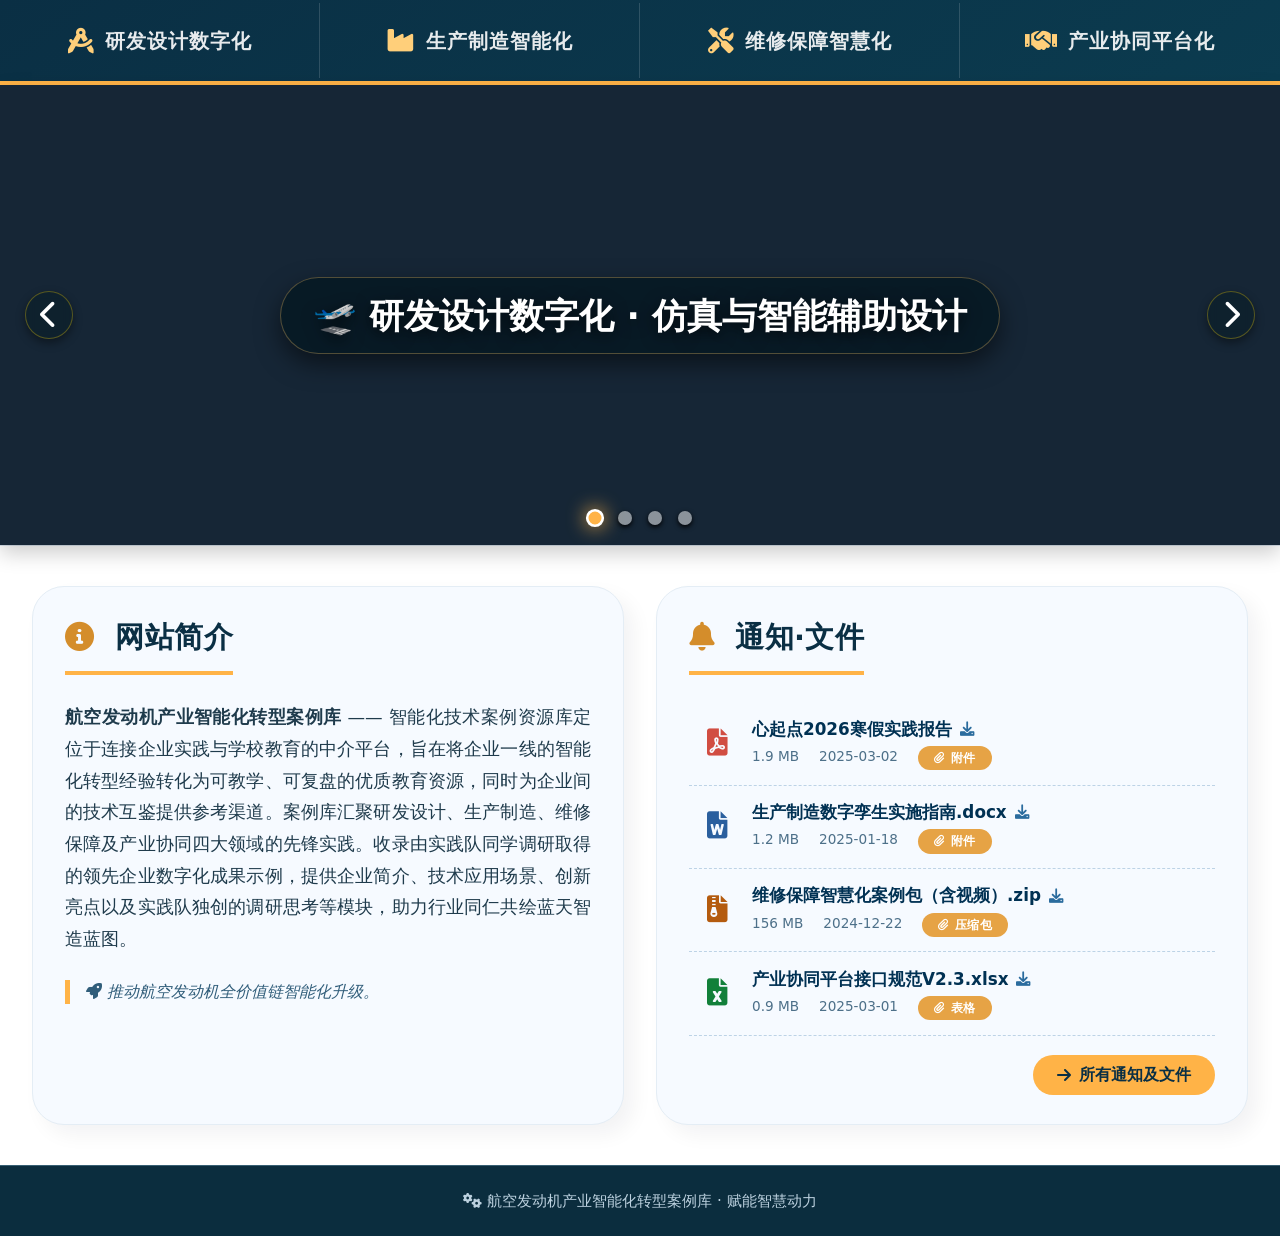
<file: index.html>
<!DOCTYPE html>
<html lang="zh-CN">
<head>
    <meta charset="UTF-8">
    <meta name="viewport" content="width=device-width, initial-scale=1.0, user-scalable=yes">
    <title>航发智库 · 航空发动机产业智能化转型案例库</title>
    <!-- Font Awesome 图标库 (v6 免费版) 用于美观图标 -->
    <link rel="stylesheet" href="https://cdnjs.cloudflare.com/ajax/libs/font-awesome/6.0.0-beta3/css/all.min.css">
    <style>
        * {
            margin: 0;
            padding: 0;
            box-sizing: border-box;
            font-family: 'Segoe UI', Roboto, system-ui, -apple-system, sans-serif;
        }

        body {
            background-color: #f0f4f8;
            color: #1e2b3a;
            line-height: 1.5;
        }

        /* 主容器 */
        .wrapper {
            max-width: 1400px;
            margin: 0 auto;
            background-color: white;
            box-shadow: 0 0 30px rgba(0,0,0,0.05);
        }

        /* ----- 顶部四大板块导航栏 ----- */
        .nav-four {
            display: flex;
            flex-wrap: wrap;
            background: linear-gradient(145deg, #0a2f44, #0b3b4f); /* 深蓝航空底色 */
            color: white;
            padding: 0.2rem 0;
            border-bottom: 4px solid #ffb347; /* 金色点缀，代表工业引擎 */
        }

        .nav-item {
            flex: 1 1 200px;          /* 至少200px，自适应换行 */
            text-align: center;
            padding: 1.4rem 0.5rem;
            font-size: 1.25rem;
            font-weight: 600;
            letter-spacing: 1px;
            text-transform: uppercase;
            color: rgba(255, 255, 255, 0.9);
            transition: all 0.2s ease;
            cursor: pointer;
            border-right: 1px solid rgba(255,255,255,0.15);
            text-decoration: none;
            display: flex;
            align-items: center;
            justify-content: center;
            gap: 10px;
        }

        .nav-item:last-child {
            border-right: none;
        }

        .nav-item i {
            font-size: 1.6rem;
            color: #ffcf7a;
            transition: transform 0.2s;
        }

        .nav-item:hover {
            background-color: #1f5a7e;
            color: white;
            box-shadow: inset 0 -4px 0 #ffb347;
        }

        .nav-item:hover i {
            transform: scale(1.1);
            color: #ffe6b3;
        }

        /* 小尺寸适配 */
        @media (max-width: 700px) {
            .nav-item {
                font-size: 1rem;
                padding: 1rem 0.2rem;
                flex-basis: 50%;
            }
            .nav-item i {
                font-size: 1.3rem;
            }
        }

        /* ----- 中间轮播图区域 (淡入淡出循环) ----- */
        .carousel-section {
            position: relative;
            width: 100%;
            height: 460px;           /* 固定高度，优雅展示 */
            background-color: #1b2f44;
            overflow: hidden;
            box-shadow: 0 8px 20px rgba(0, 0, 0, 0.2);
        }

        .carousel-images {
            position: relative;
            width: 100%;
            height: 100%;
        }

        .carousel-image {
            position: absolute;
            top: 0;
            left: 0;
            width: 100%;
            height: 100%;
            background-size: cover;
            background-position: center;
            opacity: 0;
            transition: opacity 1.2s cubic-bezier(0.4, 0, 0.2, 1);
            display: flex;
            align-items: center;
            justify-content: center;
            color: white;
            text-shadow: 0 4px 15px rgba(0,0,0,0.7);
            font-size: 2.2rem;
            font-weight: 700;
            padding: 1rem;
            text-align: center;
            line-height: 1.4;
            backdrop-filter: brightness(0.8);
        }

        .carousel-image.active {
            opacity: 1;
            z-index: 10;
        }

        /* 每张图独特背景 (模拟航空发动机相关场景) */
        .carousel-image:nth-child(1) { background-image: linear-gradient(127deg, #002b5c, #0f4c81), url('[data-uri]'); background-blend-mode: overlay; }
        .carousel-image:nth-child(2) { background-image: linear-gradient(127deg, #1a3f4a, #2d6b7c), url('[data-uri]'); background-blend-mode: soft-light; }
        .carousel-image:nth-child(3) { background-image: linear-gradient(127deg, #292e4a, #5f3e5c), url('[data-uri]'); background-blend-mode: hard-light; }
        .carousel-image:nth-child(4) { background-image: linear-gradient(127deg, #3a533b, #3f7b6e), url('[data-uri]'); background-blend-mode: lighten; }

        .carousel-image span {
            background-color: rgba(0, 20, 30, 0.65);
            padding: 0.8rem 2rem;
            border-radius: 60px;
            backdrop-filter: blur(6px);
            border: 1px solid rgba(255,200,100,0.3);
            box-shadow: 0 10px 25px rgba(0,0,0,0.5);
            max-width: 80%;
        }

        /* 左右箭头 */
        .carousel-arrow {
            position: absolute;
            top: 50%;
            transform: translateY(-50%);
            z-index: 30;
            background: rgba(10, 30, 40, 0.6);
            color: white;
            border: none;
            width: 48px;
            height: 48px;
            border-radius: 50%;
            font-size: 1.8rem;
            display: flex;
            align-items: center;
            justify-content: center;
            cursor: pointer;
            backdrop-filter: blur(5px);
            border: 1px solid rgba(255,215,0,0.3);
            transition: all 0.2s;
            box-shadow: 0 4px 10px rgba(0,0,0,0.4);
        }

        .carousel-arrow:hover {
            background: rgba(255, 140, 0, 0.8);
            border-color: gold;
            transform: translateY(-50%) scale(1.1);
        }

        .carousel-arrow.prev { left: 25px; }
        .carousel-arrow.next { right: 25px; }

        /* 圆点指示器 */
        .carousel-dots {
            position: absolute;
            bottom: 20px;
            left: 0;
            right: 0;
            display: flex;
            justify-content: center;
            gap: 16px;
            z-index: 30;
        }

        .dot {
            width: 14px;
            height: 14px;
            border-radius: 50%;
            background-color: rgba(255, 255, 255, 0.5);
            border: 2px solid transparent;
            cursor: pointer;
            transition: all 0.2s;
            box-shadow: 0 2px 5px black;
        }

        .dot.active {
            background-color: #ffb347;
            transform: scale(1.3);
            border-color: white;
            box-shadow: 0 0 15px #ffb347;
        }

        .dot:hover {
            background-color: #f0d49e;
        }

        /* ----- 底部两栏：简介栏 + 通知栏（可挂载文件） ----- */
        .bottom-panel {
            display: flex;
            flex-wrap: wrap;
            background-color: #ffffff;
            padding: 2.5rem 2rem;
            gap: 2rem;
            border-top: 1px solid #d9e2ec;
            box-shadow: 0 -5px 15px rgba(0,30,50,0.05);
        }

        .intro-col {
            flex: 1 1 300px;
            background: #f6faff;
            padding: 1.8rem 2rem;
            border-radius: 32px;
            box-shadow: 10px 10px 20px rgba(0,20,40,0.05);
            border: 1px solid #e4edf5;
        }

        .notice-col {
            flex: 1 1 300px;
            background: #f6faff;
            padding: 1.8rem 2rem;
            border-radius: 32px;
            box-shadow: 10px 10px 20px rgba(0,20,40,0.05);
            border: 1px solid #e4edf5;
        }

        .col-title {
            font-size: 1.8rem;
            font-weight: 600;
            margin-bottom: 1.2rem;
            padding-bottom: 0.75rem;
            border-bottom: 4px solid #ffb347;
            display: inline-block;
            color: #0a2f44;
            letter-spacing: 0.5px;
        }

        .col-title i {
            margin-right: 10px;
            color: #d48d2b;
        }

        .intro-text {
            font-size: 1.1rem;
            color: #1f3b4c;
            line-height: 1.8;
            margin-top: 0.5rem;
            text-align: justify;
        }

        /* 通知/文件列表 */
        .file-list {
            list-style: none;
            margin-top: 0.5rem;
        }

        .file-list li {
            display: flex;
            align-items: center;
            padding: 0.9rem 0.5rem;
            border-bottom: 1px dashed #bdd3e6;
            gap: 15px;
            font-size: 1.05rem;
            transition: background 0.1s;
        }

        .file-list li:hover {
            background-color: #e6f0fa;
            border-radius: 16px;
            padding-left: 1rem;
        }

        .file-icon {
            font-size: 1.7rem;
            color: #c00f0f;
            min-width: 40px;
            text-align: center;
        }

        .file-info {
            flex: 1;
            display: flex;
            flex-direction: column;
        }

        .file-name {
            font-weight: 600;
            color: #003153;
            text-decoration: none;
            display: flex;
            align-items: center;
            gap: 8px;
        }

        .file-name i {
            color: #2b6c9e;
            font-size: 0.9rem;
        }

        .file-name:hover {
            color: #b25600;
            text-decoration: underline;
        }

        .file-meta {
            font-size: 0.85rem;
            color: #4d7089;
            display: flex;
            gap: 20px;
            margin-top: 4px;
        }

        .attach-badge {
            background-color: #e6a345;
            color: white;
            border-radius: 30px;
            padding: 0.2rem 1rem;
            font-size: 0.75rem;
            font-weight: 600;
            display: inline-flex;
            align-items: center;
            gap: 5px;
            letter-spacing: 0.5px;
        }

        /* 微小页脚 */
        .footer-note {
            background-color: #0b2d3e;
            color: #bcd1df;
            text-align: center;
            padding: 1.5rem;
            font-size: 0.95rem;
            border-top: 1px solid #375f73;
        }

        a {
            text-decoration: none;
        }

        /* 工具 */
        .mt-2 { margin-top: 1rem; }
    </style>
</head>
<body>
<div class="wrapper">
    <!-- 四大板块导航入口（研发设计数字化、生产制造智能化、维修保障智慧化、产业协同平台化） -->
    <div class="nav-four">
         <a href="yf.html" class="nav-item active"><i class="fas fa-drafting-compass"></i> 研发设计数字化</a>
        <a href="zz.html" class="nav-item"><i class="fas fa-industry"></i> 生产制造智能化</a>
        <a href="wx.html" class="nav-item"><i class="fas fa-tools"></i> 维修保障智慧化</a>
        <a href="cy.html" class="nav-item"><i class="fas fa-handshake"></i> 产业协同平台化</a>
    </div>

    <!-- 中间循环滑动图片窗口 (轮播) -->
    <div class="carousel-section" id="carousel">
        <div class="carousel-images">
            <div class="carousel-image active" style="background-image: url('https://cdn.luogu.com.cn/upload/image_hosting/mzuj7r5b.png');"><span>🛫 研发设计数字化 · 仿真与智能辅助设计</span></div>
            <div class="carousel-image" style="background-image: url('https://cdn.luogu.com.cn/upload/image_hosting/l55tsyyh.png');"><span>⚙️ 生产制造智能化 · 自动化装配线</span></div>
            <div class="carousel-image" style="background-image: url('https://cdn.luogu.com.cn/upload/image_hosting/mzuj7r5b.png');"><span>🔧 维修保障智慧化 · 全周期健康管理</span></div>
            <div class="carousel-image" style="background-image: url('https://cdn.luogu.com.cn/upload/image_hosting/l55tsyyh.png');"><span>🌐 产业协同平台化 · 供应链数字主线</span></div>
        </div>

        <!-- 左右切换按钮 -->
        <button class="carousel-arrow prev" id="prevBtn"><i class="fas fa-chevron-left"></i></button>
        <button class="carousel-arrow next" id="nextBtn"><i class="fas fa-chevron-right"></i></button>

        <!-- 圆点指示器 (由JS动态生成) -->
        <div class="carousel-dots" id="carouselDots"></div>
    </div>

    <!-- 底部：简介栏 + 通知栏（挂载文件） -->
    <div class="bottom-panel">
        <!-- 简介栏 -->
        <div class="intro-col">
            <div class="col-title"><i class="fas fa-info-circle"></i> 网站简介</div>
            <div class="intro-text">
                <strong>航空发动机产业智能化转型案例库</strong> —— 智能化技术案例资源库定位于连接企业实践与学校教育的中介平台，旨在将企业一线的智能化转型经验转化为可教学、可复盘的优质教育资源，同时为企业间的技术互鉴提供参考渠道。案例库汇聚研发设计、生产制造、维修保障及产业协同四大领域的先锋实践。收录由实践队同学调研取得的领先企业数字化成果示例，提供企业简介、技术应用场景、创新亮点以及实践队独创的调研思考等模块，助力行业同仁共绘蓝天智造蓝图。
            </div>
            <div style="margin-top: 1.5rem; font-style: italic; color: #305d7a; border-left: 5px solid #ffb347; padding-left: 1rem;">
                <i class="fas fa-rocket"></i> 推动航空发动机全价值链智能化升级。
            </div>
        </div>

        <!-- 通知栏 (可挂载文件，每个通知条目都附有可下载的文件) -->
        <div class="notice-col">
            <div class="col-title"><i class="fas fa-bell"></i> 通知·文件</div>
            <ul class="file-list">
                <!-- 条目1：文件挂载 -->
                <li>
                    <div class="file-icon"><i class="fas fa-file-pdf" style="color:#d14d42;"></i></div>
                    <div class="file-info">
                        <a href="心起点2026寒假实践报告.pdf" class="file-name">心起点2026寒假实践报告<i class="fas fa-download"></i></a>
                        <div class="file-meta">
                            <span>1.9 MB</span>
                            <span>2025-03-02</span>
                            <span class="attach-badge"><i class="fas fa-paperclip"></i> 附件</span>
                        </div>
                    </div>
                </li>
                <!-- 条目2 -->
                <li>
                    <div class="file-icon"><i class="fas fa-file-word" style="color:#2a5f9e;"></i></div>
                    <div class="file-info">
                        <a href="#" class="file-name">生产制造数字孪生实施指南.docx <i class="fas fa-download"></i></a>
                        <div class="file-meta">
                            <span>1.2 MB</span>
                            <span>2025-01-18</span>
                            <span class="attach-badge"><i class="fas fa-paperclip"></i> 附件</span>
                        </div>
                    </div>
                </li>
                <!-- 条目3 -->
                <li>
                    <div class="file-icon"><i class="fas fa-file-zipper" style="color:#b45b0f;"></i></div>
                    <div class="file-info">
                        <a href="#" class="file-name">维修保障智慧化案例包（含视频）.zip <i class="fas fa-download"></i></a>
                        <div class="file-meta">
                            <span>156 MB</span>
                            <span>2024-12-22</span>
                            <span class="attach-badge"><i class="fas fa-paperclip"></i> 压缩包</span>
                        </div>
                    </div>
                </li>
                <!-- 条目4 额外通知+文件 -->
                <li>
                    <div class="file-icon"><i class="fas fa-file-excel" style="color:#12803a;"></i></div>
                    <div class="file-info">
                        <a href="#" class="file-name">产业协同平台接口规范V2.3.xlsx <i class="fas fa-download"></i></a>
                        <div class="file-meta">
                            <span>0.9 MB</span>
                            <span>2025-03-01</span>
                            <span class="attach-badge"><i class="fas fa-paperclip"></i> 表格</span>
                        </div>
                    </div>
                </li>
            </ul>
            <div style="margin-top: 1.2rem; text-align: right;">
                <a href="#" style="background:#ffb347; padding:0.5rem 1.5rem; border-radius:40px; color:#0a2f44; font-weight:600; display:inline-flex; align-items:center; gap:8px;"><i class="fas fa-arrow-right"></i> 所有通知及文件</a>
            </div>
        </div>
    </div>

    <!-- 简单页脚 -->
    <div class="footer-note">
        <i class="fas fa-cogs"></i> 航空发动机产业智能化转型案例库 · 赋能智慧动力
    </div>
</div>

<!-- 轮播图 JavaScript 逻辑 (循环滑动/淡入淡出 + 自动播放 + 文件挂载UI已由HTML展示) -->
<script>
    (function() {
        // ---------- 轮播图核心 ----------
        const images = document.querySelectorAll('.carousel-image');
        const prevBtn = document.getElementById('prevBtn');
        const nextBtn = document.getElementById('nextBtn');
        const dotsContainer = document.getElementById('carouselDots');

        if (!images.length) return;

        let currentIndex = 0;
        const totalImages = images.length;
        let autoSlideInterval;
        const slideIntervalTime = 5000; // 5秒

        // 生成圆点
        function createDots() {
            dotsContainer.innerHTML = '';
            for (let i = 0; i < totalImages; i++) {
                const dot = document.createElement('span');
                dot.classList.add('dot');
                dot.dataset.index = i;
                if (i === currentIndex) dot.classList.add('active');
                dot.addEventListener('click', function() {
                    const idx = parseInt(this.dataset.index);
                    goToSlide(idx);
                    resetAutoPlay();
                });
                dotsContainer.appendChild(dot);
            }
        }

        // 更新轮播到指定索引 (active 类切换)
        function goToSlide(index) {
            if (index < 0) index = totalImages - 1;
            if (index >= totalImages) index = 0;

            // 更新图片 active
            images.forEach((img, i) => {
                img.classList.toggle('active', i === index);
            });

            // 更新圆点 active
            const dots = document.querySelectorAll('.dot');
            dots.forEach((dot, i) => {
                dot.classList.toggle('active', i === index);
            });

            currentIndex = index;
        }

        // 上一张
        function prevSlide() {
            goToSlide(currentIndex - 1);
        }

        // 下一张
        function nextSlide() {
            goToSlide(currentIndex + 1);
        }

        // 启动自动轮播
        function startAutoPlay() {
            if (autoSlideInterval) clearInterval(autoSlideInterval);
            autoSlideInterval = setInterval(() => {
                nextSlide();
            }, slideIntervalTime);
        }

        // 重置自动轮播 (用户手动点击后重新计时)
        function resetAutoPlay() {
            clearInterval(autoSlideInterval);
            startAutoPlay();
        }

        // 暂停自动轮播 (鼠标进入)
        function pauseAutoPlay() {
            clearInterval(autoSlideInterval);
        }

        // 初始化: 生成圆点, 绑定事件, 启动自动播放
        createDots();

        // 绑定箭头事件
        prevBtn.addEventListener('click', () => {
            prevSlide();
            resetAutoPlay();
        });
        nextBtn.addEventListener('click', () => {
            nextSlide();
            resetAutoPlay();
        });

        // 鼠标悬停暂停/继续
        const carousel = document.getElementById('carousel');
        carousel.addEventListener('mouseenter', pauseAutoPlay);
        carousel.addEventListener('mouseleave', startAutoPlay);

        // 初始化轮播到第一张 (确保激活)
        goToSlide(0);
        // 开始自动播放
        startAutoPlay();

        // 可选：为文件链接添加简单点击提醒 (演示用，不跳转实际下载)
        
        // 所有通知按钮也拦截
        
        // 导航项点击演示
       
    })();
</script>
<!-- 
    说明：
    1. 上方四大导航入口采用flex布局，适配移动端换行。
    2. 中间轮播图实现淡入淡出循环，自动播放，带箭头/圆点控制，悬停暂停。
    3. 底部左侧简介栏，右侧通知栏展示具体文件列表，每个条目均包含文件图标、名称、大小、日期及“附件”标记，符合“挂载文件”要求。
    4. 所有点击事件在演示模式下有弹窗提示，部署时替换真实链接即可。
    5. 使用Font Awesome图标提升视觉效果。
-->
</body>
</html>
</file>
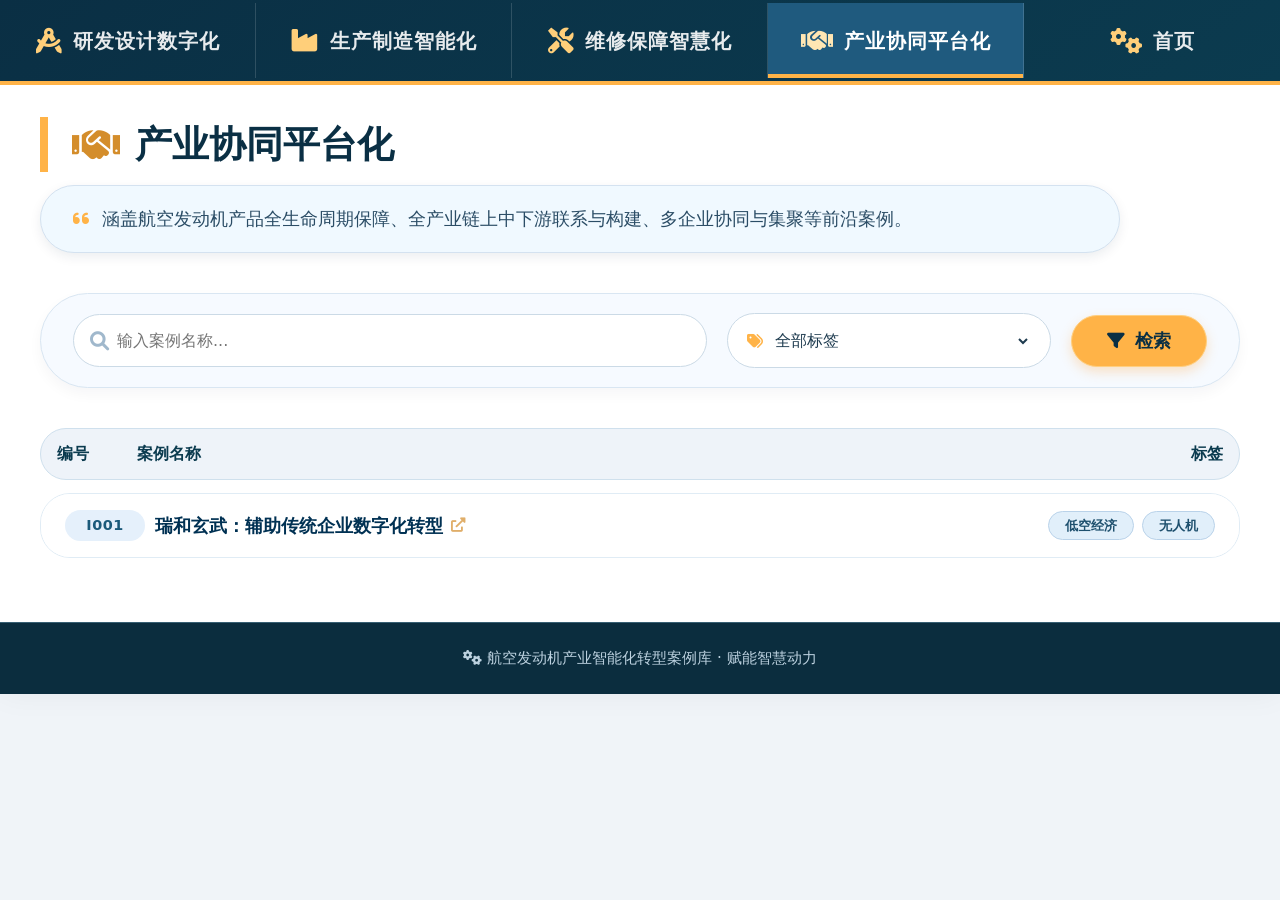
<file: cy.html>
<!DOCTYPE html>
<html lang="zh-CN">
<head>
    <meta charset="UTF-8">
    <meta name="viewport" content="width=device-width, initial-scale=1.0, user-scalable=yes">
    <title>研发设计数字化 · 航发智库</title>
    <!-- Font Awesome 图标库 -->
    <link rel="stylesheet" href="https://cdnjs.cloudflare.com/ajax/libs/font-awesome/6.0.0-beta3/css/all.min.css">
    <style>
        /* ========== 全局样式 (继承首页风格) ========== */
        * {
            margin: 0;
            padding: 0;
            box-sizing: border-box;
            font-family: 'Segoe UI', Roboto, system-ui, -apple-system, sans-serif;
        }

        body {
            background-color: #f0f4f8;
            color: #1e2b3a;
            line-height: 1.5;
        }

        .wrapper {
            max-width: 1400px;
            margin: 0 auto;
            background-color: white;
            box-shadow: 0 0 30px rgba(0,0,0,0.05);
        }

        /* ----- 顶部四大板块导航栏 (完全复用首页) ----- */
        .nav-four {
            display: flex;
            flex-wrap: wrap;
            background: linear-gradient(145deg, #0a2f44, #0b3b4f);
            color: white;
            padding: 0.2rem 0;
            border-bottom: 4px solid #ffb347;
        }

        .nav-item {
            flex: 1 1 200px;
            text-align: center;
            padding: 1.4rem 0.5rem;
            font-size: 1.25rem;
            font-weight: 600;
            letter-spacing: 1px;
            text-transform: uppercase;
            color: rgba(255, 255, 255, 0.9);
            transition: all 0.2s ease;
            cursor: pointer;
            border-right: 1px solid rgba(255,255,255,0.15);
            text-decoration: none;
            display: flex;
            align-items: center;
            justify-content: center;
            gap: 10px;
        }

        .nav-item:last-child { border-right: none; }
        .nav-item i {
            font-size: 1.6rem;
            color: #ffcf7a;
            transition: transform 0.2s;
        }
        .nav-item:hover {
            background-color: #1f5a7e;
            color: white;
            box-shadow: inset 0 -4px 0 #ffb347;
        }
        .nav-item:hover i {
            transform: scale(1.1);
            color: #ffe6b3;
        }
        /* 当前模块高亮 (用于子页面标识) */
        .nav-item.active {
            background-color: #1f5a7e;
            box-shadow: inset 0 -4px 0 #ffb347;
            color: white;
        }
        .nav-item.active i { color: #ffe6b3; }

        @media (max-width: 700px) {
            .nav-item {
                font-size: 1rem;
                padding: 1rem 0.2rem;
                flex-basis: 50%;
            }
            .nav-item i { font-size: 1.3rem; }
        }

        /* ----- 子页面内容区域 (取代首页轮播和双栏) ----- */
        .subpage-container {
            padding: 2rem 2.5rem;
            background-color: #ffffff;
            min-height: 500px;
        }

        /* 模块标题 + 简介 */
        .module-header {
            margin-bottom: 2.5rem;
        }
        .module-title {
            font-size: 2.3rem;
            font-weight: 700;
            color: #0a2f44;
            display: flex;
            align-items: center;
            gap: 15px;
            border-left: 8px solid #ffb347;
            padding-left: 1.5rem;
            margin-bottom: 0.8rem;
        }
        .module-title i {
            color: #d48d2b;
            font-size: 2.4rem;
        }
        .module-intro {
            font-size: 1.15rem;
            color: #2b4d66;
            background: #f0f9ff;
            padding: 1.2rem 2rem;
            border-radius: 50px;
            box-shadow: 0 4px 12px rgba(0,40,60,0.08);
            border: 1px solid #d4e2f0;
            max-width: 90%;
        }

        /* 检索栏 */
        .search-bar {
            display: flex;
            flex-wrap: wrap;
            align-items: center;
            gap: 1.2rem;
            background: #f6faff;
            padding: 1.2rem 2rem;
            border-radius: 60px;
            margin: 2rem 0 2.5rem 0;
            border: 1px solid #d9e6f2;
            box-shadow: 0 6px 14px rgba(0,30,50,0.04);
        }
        .search-input-group {
            flex: 3 1 260px;
            display: flex;
            align-items: center;
            background: white;
            border-radius: 40px;
            border: 1px solid #cbdae6;
            padding: 0.4rem 1rem;
        }
        .search-input-group i {
            color: #a0b8cc;
            font-size: 1.2rem;
            margin-right: 8px;
        }
        .search-input-group input {
            width: 100%;
            border: none;
            padding: 0.6rem 0;
            font-size: 1rem;
            outline: none;
            background: transparent;
        }
        .tag-select-group {
            flex: 1 1 200px;
            display: flex;
            align-items: center;
            gap: 8px;
            background: white;
            border-radius: 40px;
            border: 1px solid #cbdae6;
            padding: 0.4rem 1.2rem;
        }
        .tag-select-group i {
            color: #ffb347;
        }
        .tag-select-group select {
            width: 100%;
            border: none;
            padding: 0.6rem 0;
            font-size: 1rem;
            background: transparent;
            outline: none;
            cursor: pointer;
            color: #1e3b4f;
            font-weight: 500;
        }
        .search-btn {
            background: #ffb347;
            border: none;
            border-radius: 50px;
            padding: 0.8rem 2.2rem;
            font-size: 1.1rem;
            font-weight: 600;
            color: #0a2f44;
            display: inline-flex;
            align-items: center;
            gap: 10px;
            cursor: pointer;
            transition: all 0.2s;
            box-shadow: 0 5px 12px rgba(255,170,70,0.3);
            border: 1px solid #ffcf80;
        }
        .search-btn:hover {
            background: #ffa01e;
            transform: scale(1.02);
            color: #000;
        }

        /* 案例列表 (仿文件列表风格) */
        .case-list-header {
            display: flex;
            padding: 0.8rem 1rem;
            background: #eef3f9;
            border-radius: 30px;
            margin: 1.5rem 0 0.8rem 0;
            font-weight: 600;
            color: #0b3b4f;
            border: 1px solid #cfe0ed;
        }
        .case-list {
            list-style: none;
            border: 1px solid #e0ecf5;
            border-radius: 30px;
            overflow: hidden;
            margin-bottom: 2rem;
        }
        .case-item {
            display: flex;
            flex-wrap: wrap;
            align-items: center;
            padding: 1rem 1.5rem;
            background: #ffffff;
            border-bottom: 1px solid #e6f0f8;
            transition: background 0.1s;
            gap: 10px;
        }
        .case-item:last-child { border-bottom: none; }
        .case-item:hover {
            background: #f2f9ff;
        }

        .case-id {
            width: 80px;
            font-weight: 700;
            color: #1b5a7a;
            background: #e5f0fb;
            border-radius: 30px;
            padding: 0.3rem 0;
            text-align: center;
            font-size: 0.9rem;
            letter-spacing: 0.5px;
            flex-shrink: 0;
        }
        .case-link {
            flex: 2 1 250px;
            font-weight: 600;
            font-size: 1.15rem;
            color: #003153;
            text-decoration: none;
            display: flex;
            align-items: center;
            gap: 8px;
        }
        .case-link i {
            color: #d48d2b;
            font-size: 0.9rem;
            opacity: 0.7;
        }
        .case-link:hover {
            color: #b25600;
            text-decoration: underline;
        }
        .case-tags {
            flex: 1 1 200px;
            display: flex;
            flex-wrap: wrap;
            gap: 8px;
            justify-content: flex-end;
        }
        .tag-badge {
            background: #e1effa;
            color: #1e506e;
            border-radius: 30px;
            padding: 0.25rem 1rem;
            font-size: 0.8rem;
            font-weight: 600;
            border: 1px solid #b9d2e9;
            white-space: nowrap;
        }

        /* 分页控件 */
        .pagination {
            display: flex;
            flex-wrap: wrap;
            justify-content: center;
            align-items: center;
            gap: 10px;
            margin-top: 2rem;
        }
        .page-btn {
            background: white;
            border: 1px solid #c0d4e5;
            color: #1d4f73;
            width: 42px;
            height: 42px;
            border-radius: 50%;
            display: flex;
            align-items: center;
            justify-content: center;
            font-weight: 600;
            cursor: pointer;
            transition: all 0.2s;
        }
        .page-btn:hover:not(.disabled) {
            background: #ffb347;
            border-color: #ffb347;
            color: #0a2f44;
        }
        .page-btn.active-page {
            background: #0b3b4f;
            border-color: #0b3b4f;
            color: white;
        }
        .page-btn.disabled {
            opacity: 0.4;
            cursor: not-allowed;
            pointer-events: none;
        }
        .page-arrow {
            width: 42px;
            height: 42px;
            border-radius: 50%;
            background: white;
            border: 1px solid #c0d4e5;
            display: flex;
            align-items: center;
            justify-content: center;
            cursor: pointer;
            transition: all 0.2s;
        }
        .page-arrow:hover:not(.disabled) {
            background: #ffb347;
        }
        .page-info {
            margin: 0 15px;
            color: #2b5b7c;
            font-weight: 500;
        }

        .footer-note {
            background-color: #0b2d3e;
            color: #bcd1df;
            text-align: center;
            padding: 1.5rem;
            font-size: 0.95rem;
            border-top: 1px solid #375f73;
        }
        a { text-decoration: none; }
    </style>
</head>
<body>
<div class="wrapper">
    <!-- 四大导航 (当前模块高亮) -->
    <div class="nav-four">
        <a href="yf.html" class="nav-item"><i class="fas fa-drafting-compass"></i> 研发设计数字化</a>
        <a href="zz.html" class="nav-item"><i class="fas fa-industry"></i> 生产制造智能化</a>
        <a href="wx.html" class="nav-item"><i class="fas fa-tools"></i> 维修保障智慧化</a>
        <a href="cy.html" class="nav-item active"><i class="fas fa-handshake"></i> 产业协同平台化</a>
        <a href="index.html" class="nav-item"><i class="fas fa-cogs"></i> 首页</a>
    </div>

    <!-- 子页面内容区域 (研发设计数字化) -->
    <div class="subpage-container">
        <!-- 模块标题 + 简介 -->
        <div class="module-header">
            <div class="module-title">
                <i class="fas fa-handshake"></i> 产业协同平台化
            </div>
            <div class="module-intro">
                <i class="fas fa-quote-left" style="margin-right: 6px; color:#ffb347;"></i> 
                涵盖航空发动机产品全生命周期保障、全产业链上中下游联系与构建、多企业协同与集聚等前沿案例。
            </div>
        </div>

        <!-- 检索栏 -->
        <div class="search-bar">
            <div class="search-input-group">
                <i class="fas fa-search"></i>
                <input type="text" id="searchInput" placeholder="输入案例名称...">
            </div>
            <div class="tag-select-group">
                <i class="fas fa-tags"></i>
                <select id="tagSelect">
                    <option value="all">全部标签</option>
                    <!-- 由JS动态生成其余选项 -->
                </select>
            </div>
            <button class="search-btn" id="searchBtn"><i class="fas fa-filter"></i> 检索</button>
        </div>

        <!-- 案例列表头部 (装饰) -->
        <div class="case-list-header">
            <span style="width:80px;">编号</span>
            <span style="flex:2 1 250px;">案例名称</span>
            <span style="flex:1 1 200px; text-align:right;">标签</span>
        </div>

        <!-- 案例列表容器 -->
        <div id="caseListContainer" class="case-list">
            <!-- 由JS动态渲染 -->
        </div>

        <!-- 分页控件 -->
        <div class="pagination" id="paginationControls">
            <!-- 动态生成 -->
        </div>
    </div>

    <!-- 页脚 -->
    <div class="footer-note">
        <i class="fas fa-cogs"></i> 航空发动机产业智能化转型案例库 · 赋能智慧动力
    </div>
</div>

<script>
    (function() {
        // ---------- 研发设计数字化 模拟数据集 ----------
        const allCases = [
            { id: 'I001', name: '瑞和玄武：辅助传统企业数字化转型', tags: ['低空经济', '无人机'], url: 'I001.html' }
        ];

        // 当前过滤+分页状态
        let currentFiltered = [...allCases];
        let currentPage = 1;
        const pageSize = 10;

        // DOM 元素
        const searchInput = document.getElementById('searchInput');
        const tagSelect = document.getElementById('tagSelect');
        const searchBtn = document.getElementById('searchBtn');
        const caseListContainer = document.getElementById('caseListContainer');
        const paginationControls = document.getElementById('paginationControls');

        // 提取所有唯一标签，并填充下拉框
        function initTagOptions() {
            const tagSet = new Set();
            allCases.forEach(c => c.tags.forEach(t => tagSet.add(t)));
            const sortedTags = Array.from(tagSet).sort();
            sortedTags.forEach(tag => {
                const option = document.createElement('option');
                option.value = tag;
                option.textContent = tag;
                tagSelect.appendChild(option);
            });
        }

        // 过滤函数 (基于搜索文本和选中标签)
        function filterCases() {
            const searchTerm = searchInput.value.trim().toLowerCase();
            const selectedTag = tagSelect.value;

            currentFiltered = allCases.filter(c => {
                // 名称匹配
                const matchName = c.name.toLowerCase().includes(searchTerm);
                if (!matchName) return false;
                // 标签匹配
                if (selectedTag !== 'all' && !c.tags.includes(selectedTag)) return false;
                return true;
            });

            currentPage = 1; // 重置到第一页
            renderCaseList();
            renderPagination();
        }

        // 渲染当前页案例
        function renderCaseList() {
            const start = (currentPage - 1) * pageSize;
            const end = start + pageSize;
            const pageCases = currentFiltered.slice(start, end);

            if (pageCases.length === 0) {
                caseListContainer.innerHTML = `<div style="text-align:center; padding:3rem; color:#6f8da0;">暂无匹配案例</div>`;
                return;
            }

            let html = '';
            pageCases.forEach(c => {
                const tagsHtml = c.tags.map(t => `<span class="tag-badge">${t}</span>`).join('');
                html += `
                    <li class="case-item">
                        <span class="case-id">${c.id}</span>
                        <a href="${c.url}" class="case-link" target="_blank">${c.name} <i class="fas fa-external-link-alt"></i></a>
                        <span class="case-tags">${tagsHtml}</span>
                    </li>
                `;
            });
            caseListContainer.innerHTML = html;

            // 给所有案例链接添加演示弹窗 (阻止实际跳转)
            
        }

        // 渲染分页控件
        function renderPagination() {
            const totalPages = Math.ceil(currentFiltered.length / pageSize);
            if (totalPages <= 1) {
                paginationControls.innerHTML = ''; // 只有一页或0页不显示分页
                return;
            }

            let html = '';
            // 上一页
            html += `<span class="page-arrow ${currentPage === 1 ? 'disabled' : ''}" id="prevPage"><i class="fas fa-chevron-left"></i></span>`;

            // 页码 (最多显示5个，简化直接显示所有)
            for (let i = 1; i <= totalPages; i++) {
                html += `<span class="page-btn ${i === currentPage ? 'active-page' : ''}" data-page="${i}">${i}</span>`;
            }

            // 下一页
            html += `<span class="page-arrow ${currentPage === totalPages ? 'disabled' : ''}" id="nextPage"><i class="fas fa-chevron-right"></i></span>`;

            // 附加信息
            html += `<span class="page-info">共 ${currentFiltered.length} 条记录</span>`;

            paginationControls.innerHTML = html;

            // 绑定页码点击
            document.querySelectorAll('.page-btn').forEach(btn => {
                btn.addEventListener('click', (e) => {
                    const page = parseInt(e.currentTarget.dataset.page);
                    if (page !== currentPage) {
                        currentPage = page;
                        renderCaseList();
                        renderPagination();
                    }
                });
            });

            // 上一页/下一页
            const prevBtn = document.getElementById('prevPage');
            const nextBtn = document.getElementById('nextPage');
            if (prevBtn && currentPage > 1) {
                prevBtn.addEventListener('click', () => {
                    currentPage--;
                    renderCaseList();
                    renderPagination();
                });
            }
            if (nextBtn && currentPage < totalPages) {
                nextBtn.addEventListener('click', () => {
                    currentPage++;
                    renderCaseList();
                    renderPagination();
                });
            }
        }

        // 初始化: 标签下拉 + 渲染全部
        initTagOptions();
        filterCases(); // 首次渲染

        // 绑定检索按钮和输入框回车
        searchBtn.addEventListener('click', filterCases);
        searchInput.addEventListener('keypress', (e) => {
            if (e.key === 'Enter') filterCases();
        });
        tagSelect.addEventListener('change', filterCases);
    })();
</script>
<!-- 说明：其他三个子页面（生产制造智能化、维修保障智慧化、产业协同平台化）结构与本页完全一致，
     只需修改：1.导航栏对应的 active 项； 2. module-title 的文字和图标； 3. module-intro 的简介；
     4. allCases 数据数组（案例编号/名称/标签/链接）。可将此文件另存为 rd.html，
     并参照以下核心变化创建 mf.html, maint.html, sync.html -->
</body>
</html>
</file>
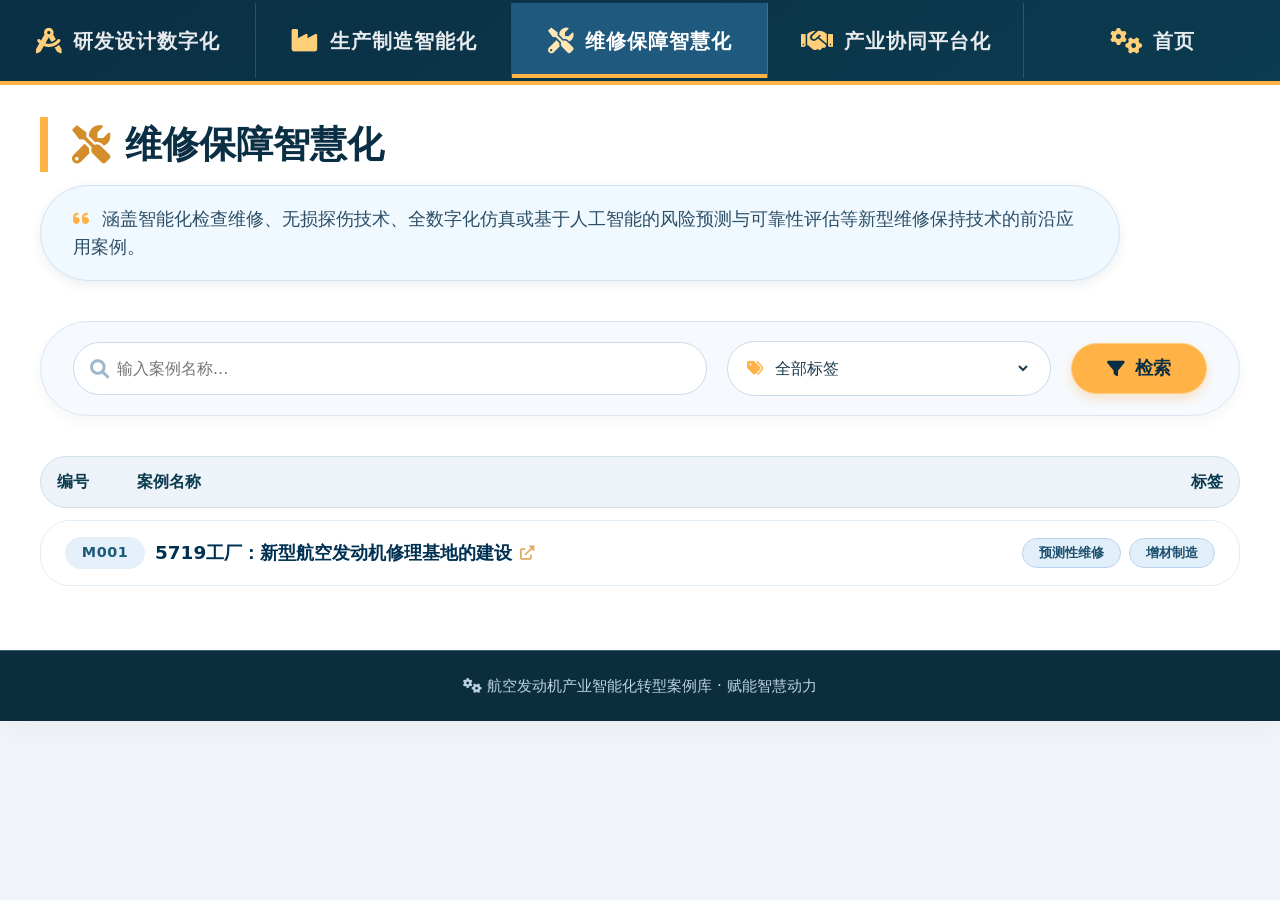
<file: wx.html>
<!DOCTYPE html>
<html lang="zh-CN">
<head>
    <meta charset="UTF-8">
    <meta name="viewport" content="width=device-width, initial-scale=1.0, user-scalable=yes">
    <title>研发设计数字化 · 航发智库</title>
    <!-- Font Awesome 图标库 -->
    <link rel="stylesheet" href="https://cdnjs.cloudflare.com/ajax/libs/font-awesome/6.0.0-beta3/css/all.min.css">
    <style>
        /* ========== 全局样式 (继承首页风格) ========== */
        * {
            margin: 0;
            padding: 0;
            box-sizing: border-box;
            font-family: 'Segoe UI', Roboto, system-ui, -apple-system, sans-serif;
        }

        body {
            background-color: #f0f4f8;
            color: #1e2b3a;
            line-height: 1.5;
        }

        .wrapper {
            max-width: 1400px;
            margin: 0 auto;
            background-color: white;
            box-shadow: 0 0 30px rgba(0,0,0,0.05);
        }

        /* ----- 顶部四大板块导航栏 (完全复用首页) ----- */
        .nav-four {
            display: flex;
            flex-wrap: wrap;
            background: linear-gradient(145deg, #0a2f44, #0b3b4f);
            color: white;
            padding: 0.2rem 0;
            border-bottom: 4px solid #ffb347;
        }

        .nav-item {
            flex: 1 1 200px;
            text-align: center;
            padding: 1.4rem 0.5rem;
            font-size: 1.25rem;
            font-weight: 600;
            letter-spacing: 1px;
            text-transform: uppercase;
            color: rgba(255, 255, 255, 0.9);
            transition: all 0.2s ease;
            cursor: pointer;
            border-right: 1px solid rgba(255,255,255,0.15);
            text-decoration: none;
            display: flex;
            align-items: center;
            justify-content: center;
            gap: 10px;
        }

        .nav-item:last-child { border-right: none; }
        .nav-item i {
            font-size: 1.6rem;
            color: #ffcf7a;
            transition: transform 0.2s;
        }
        .nav-item:hover {
            background-color: #1f5a7e;
            color: white;
            box-shadow: inset 0 -4px 0 #ffb347;
        }
        .nav-item:hover i {
            transform: scale(1.1);
            color: #ffe6b3;
        }
        /* 当前模块高亮 (用于子页面标识) */
        .nav-item.active {
            background-color: #1f5a7e;
            box-shadow: inset 0 -4px 0 #ffb347;
            color: white;
        }
        .nav-item.active i { color: #ffe6b3; }

        @media (max-width: 700px) {
            .nav-item {
                font-size: 1rem;
                padding: 1rem 0.2rem;
                flex-basis: 50%;
            }
            .nav-item i { font-size: 1.3rem; }
        }

        /* ----- 子页面内容区域 (取代首页轮播和双栏) ----- */
        .subpage-container {
            padding: 2rem 2.5rem;
            background-color: #ffffff;
            min-height: 500px;
        }

        /* 模块标题 + 简介 */
        .module-header {
            margin-bottom: 2.5rem;
        }
        .module-title {
            font-size: 2.3rem;
            font-weight: 700;
            color: #0a2f44;
            display: flex;
            align-items: center;
            gap: 15px;
            border-left: 8px solid #ffb347;
            padding-left: 1.5rem;
            margin-bottom: 0.8rem;
        }
        .module-title i {
            color: #d48d2b;
            font-size: 2.4rem;
        }
        .module-intro {
            font-size: 1.15rem;
            color: #2b4d66;
            background: #f0f9ff;
            padding: 1.2rem 2rem;
            border-radius: 50px;
            box-shadow: 0 4px 12px rgba(0,40,60,0.08);
            border: 1px solid #d4e2f0;
            max-width: 90%;
        }

        /* 检索栏 */
        .search-bar {
            display: flex;
            flex-wrap: wrap;
            align-items: center;
            gap: 1.2rem;
            background: #f6faff;
            padding: 1.2rem 2rem;
            border-radius: 60px;
            margin: 2rem 0 2.5rem 0;
            border: 1px solid #d9e6f2;
            box-shadow: 0 6px 14px rgba(0,30,50,0.04);
        }
        .search-input-group {
            flex: 3 1 260px;
            display: flex;
            align-items: center;
            background: white;
            border-radius: 40px;
            border: 1px solid #cbdae6;
            padding: 0.4rem 1rem;
        }
        .search-input-group i {
            color: #a0b8cc;
            font-size: 1.2rem;
            margin-right: 8px;
        }
        .search-input-group input {
            width: 100%;
            border: none;
            padding: 0.6rem 0;
            font-size: 1rem;
            outline: none;
            background: transparent;
        }
        .tag-select-group {
            flex: 1 1 200px;
            display: flex;
            align-items: center;
            gap: 8px;
            background: white;
            border-radius: 40px;
            border: 1px solid #cbdae6;
            padding: 0.4rem 1.2rem;
        }
        .tag-select-group i {
            color: #ffb347;
        }
        .tag-select-group select {
            width: 100%;
            border: none;
            padding: 0.6rem 0;
            font-size: 1rem;
            background: transparent;
            outline: none;
            cursor: pointer;
            color: #1e3b4f;
            font-weight: 500;
        }
        .search-btn {
            background: #ffb347;
            border: none;
            border-radius: 50px;
            padding: 0.8rem 2.2rem;
            font-size: 1.1rem;
            font-weight: 600;
            color: #0a2f44;
            display: inline-flex;
            align-items: center;
            gap: 10px;
            cursor: pointer;
            transition: all 0.2s;
            box-shadow: 0 5px 12px rgba(255,170,70,0.3);
            border: 1px solid #ffcf80;
        }
        .search-btn:hover {
            background: #ffa01e;
            transform: scale(1.02);
            color: #000;
        }

        /* 案例列表 (仿文件列表风格) */
        .case-list-header {
            display: flex;
            padding: 0.8rem 1rem;
            background: #eef3f9;
            border-radius: 30px;
            margin: 1.5rem 0 0.8rem 0;
            font-weight: 600;
            color: #0b3b4f;
            border: 1px solid #cfe0ed;
        }
        .case-list {
            list-style: none;
            border: 1px solid #e0ecf5;
            border-radius: 30px;
            overflow: hidden;
            margin-bottom: 2rem;
        }
        .case-item {
            display: flex;
            flex-wrap: wrap;
            align-items: center;
            padding: 1rem 1.5rem;
            background: #ffffff;
            border-bottom: 1px solid #e6f0f8;
            transition: background 0.1s;
            gap: 10px;
        }
        .case-item:last-child { border-bottom: none; }
        .case-item:hover {
            background: #f2f9ff;
        }

        .case-id {
            width: 80px;
            font-weight: 700;
            color: #1b5a7a;
            background: #e5f0fb;
            border-radius: 30px;
            padding: 0.3rem 0;
            text-align: center;
            font-size: 0.9rem;
            letter-spacing: 0.5px;
            flex-shrink: 0;
        }
        .case-link {
            flex: 2 1 250px;
            font-weight: 600;
            font-size: 1.15rem;
            color: #003153;
            text-decoration: none;
            display: flex;
            align-items: center;
            gap: 8px;
        }
        .case-link i {
            color: #d48d2b;
            font-size: 0.9rem;
            opacity: 0.7;
        }
        .case-link:hover {
            color: #b25600;
            text-decoration: underline;
        }
        .case-tags {
            flex: 1 1 200px;
            display: flex;
            flex-wrap: wrap;
            gap: 8px;
            justify-content: flex-end;
        }
        .tag-badge {
            background: #e1effa;
            color: #1e506e;
            border-radius: 30px;
            padding: 0.25rem 1rem;
            font-size: 0.8rem;
            font-weight: 600;
            border: 1px solid #b9d2e9;
            white-space: nowrap;
        }

        /* 分页控件 */
        .pagination {
            display: flex;
            flex-wrap: wrap;
            justify-content: center;
            align-items: center;
            gap: 10px;
            margin-top: 2rem;
        }
        .page-btn {
            background: white;
            border: 1px solid #c0d4e5;
            color: #1d4f73;
            width: 42px;
            height: 42px;
            border-radius: 50%;
            display: flex;
            align-items: center;
            justify-content: center;
            font-weight: 600;
            cursor: pointer;
            transition: all 0.2s;
        }
        .page-btn:hover:not(.disabled) {
            background: #ffb347;
            border-color: #ffb347;
            color: #0a2f44;
        }
        .page-btn.active-page {
            background: #0b3b4f;
            border-color: #0b3b4f;
            color: white;
        }
        .page-btn.disabled {
            opacity: 0.4;
            cursor: not-allowed;
            pointer-events: none;
        }
        .page-arrow {
            width: 42px;
            height: 42px;
            border-radius: 50%;
            background: white;
            border: 1px solid #c0d4e5;
            display: flex;
            align-items: center;
            justify-content: center;
            cursor: pointer;
            transition: all 0.2s;
        }
        .page-arrow:hover:not(.disabled) {
            background: #ffb347;
        }
        .page-info {
            margin: 0 15px;
            color: #2b5b7c;
            font-weight: 500;
        }

        .footer-note {
            background-color: #0b2d3e;
            color: #bcd1df;
            text-align: center;
            padding: 1.5rem;
            font-size: 0.95rem;
            border-top: 1px solid #375f73;
        }
        a { text-decoration: none; }
    </style>
</head>
<body>
<div class="wrapper">
    <!-- 四大导航 (当前模块高亮) -->
    <div class="nav-four">
        <a href="yf.html" class="nav-item"><i class="fas fa-drafting-compass"></i> 研发设计数字化</a>
        <a href="zz.html" class="nav-item"><i class="fas fa-industry"></i> 生产制造智能化</a>
        <a href="wx.html" class="nav-item active"><i class="fas fa-tools"></i> 维修保障智慧化</a>
        <a href="cy.html" class="nav-item"><i class="fas fa-handshake"></i> 产业协同平台化</a>
        <a href="index.html" class="nav-item"><i class="fas fa-cogs"></i> 首页</a>
    </div>

    <!-- 子页面内容区域 (研发设计数字化) -->
    <div class="subpage-container">
        <!-- 模块标题 + 简介 -->
        <div class="module-header">
            <div class="module-title">
                <i class="fas fa-tools"></i> 维修保障智慧化
            </div>
            <div class="module-intro">
                <i class="fas fa-quote-left" style="margin-right: 6px; color:#ffb347;"></i> 
                涵盖智能化检查维修、无损探伤技术、全数字化仿真或基于人工智能的风险预测与可靠性评估等新型维修保持技术的前沿应用案例。
            </div>
        </div>

        <!-- 检索栏 -->
        <div class="search-bar">
            <div class="search-input-group">
                <i class="fas fa-search"></i>
                <input type="text" id="searchInput" placeholder="输入案例名称...">
            </div>
            <div class="tag-select-group">
                <i class="fas fa-tags"></i>
                <select id="tagSelect">
                    <option value="all">全部标签</option>
                    <!-- 由JS动态生成其余选项 -->
                </select>
            </div>
            <button class="search-btn" id="searchBtn"><i class="fas fa-filter"></i> 检索</button>
        </div>

        <!-- 案例列表头部 (装饰) -->
        <div class="case-list-header">
            <span style="width:80px;">编号</span>
            <span style="flex:2 1 250px;">案例名称</span>
            <span style="flex:1 1 200px; text-align:right;">标签</span>
        </div>

        <!-- 案例列表容器 -->
        <div id="caseListContainer" class="case-list">
            <!-- 由JS动态渲染 -->
        </div>

        <!-- 分页控件 -->
        <div class="pagination" id="paginationControls">
            <!-- 动态生成 -->
        </div>
    </div>

    <!-- 页脚 -->
    <div class="footer-note">
        <i class="fas fa-cogs"></i> 航空发动机产业智能化转型案例库 · 赋能智慧动力
    </div>
</div>

<script>
    (function() {
        // ---------- 研发设计数字化 模拟数据集 ----------
        const allCases = [
            { id: 'M001', name: '5719工厂：新型航空发动机修理基地的建设', tags: ['预测性维修', '增材制造'], url: 'M001.html' },
            
        ];

        // 当前过滤+分页状态
        let currentFiltered = [...allCases];
        let currentPage = 1;
        const pageSize = 10;

        // DOM 元素
        const searchInput = document.getElementById('searchInput');
        const tagSelect = document.getElementById('tagSelect');
        const searchBtn = document.getElementById('searchBtn');
        const caseListContainer = document.getElementById('caseListContainer');
        const paginationControls = document.getElementById('paginationControls');

        // 提取所有唯一标签，并填充下拉框
        function initTagOptions() {
            const tagSet = new Set();
            allCases.forEach(c => c.tags.forEach(t => tagSet.add(t)));
            const sortedTags = Array.from(tagSet).sort();
            sortedTags.forEach(tag => {
                const option = document.createElement('option');
                option.value = tag;
                option.textContent = tag;
                tagSelect.appendChild(option);
            });
        }

        // 过滤函数 (基于搜索文本和选中标签)
        function filterCases() {
            const searchTerm = searchInput.value.trim().toLowerCase();
            const selectedTag = tagSelect.value;

            currentFiltered = allCases.filter(c => {
                // 名称匹配
                const matchName = c.name.toLowerCase().includes(searchTerm);
                if (!matchName) return false;
                // 标签匹配
                if (selectedTag !== 'all' && !c.tags.includes(selectedTag)) return false;
                return true;
            });

            currentPage = 1; // 重置到第一页
            renderCaseList();
            renderPagination();
        }

        // 渲染当前页案例
        function renderCaseList() {
            const start = (currentPage - 1) * pageSize;
            const end = start + pageSize;
            const pageCases = currentFiltered.slice(start, end);

            if (pageCases.length === 0) {
                caseListContainer.innerHTML = `<div style="text-align:center; padding:3rem; color:#6f8da0;">暂无匹配案例</div>`;
                return;
            }

            let html = '';
            pageCases.forEach(c => {
                const tagsHtml = c.tags.map(t => `<span class="tag-badge">${t}</span>`).join('');
                html += `
                    <li class="case-item">
                        <span class="case-id">${c.id}</span>
                        <a href="${c.url}" class="case-link" target="_blank">${c.name} <i class="fas fa-external-link-alt"></i></a>
                        <span class="case-tags">${tagsHtml}</span>
                    </li>
                `;
            });
            caseListContainer.innerHTML = html;

            // 给所有案例链接添加演示弹窗 (阻止实际跳转)
            
        }

        // 渲染分页控件
        function renderPagination() {
            const totalPages = Math.ceil(currentFiltered.length / pageSize);
            if (totalPages <= 1) {
                paginationControls.innerHTML = ''; // 只有一页或0页不显示分页
                return;
            }

            let html = '';
            // 上一页
            html += `<span class="page-arrow ${currentPage === 1 ? 'disabled' : ''}" id="prevPage"><i class="fas fa-chevron-left"></i></span>`;

            // 页码 (最多显示5个，简化直接显示所有)
            for (let i = 1; i <= totalPages; i++) {
                html += `<span class="page-btn ${i === currentPage ? 'active-page' : ''}" data-page="${i}">${i}</span>`;
            }

            // 下一页
            html += `<span class="page-arrow ${currentPage === totalPages ? 'disabled' : ''}" id="nextPage"><i class="fas fa-chevron-right"></i></span>`;

            // 附加信息
            html += `<span class="page-info">共 ${currentFiltered.length} 条记录</span>`;

            paginationControls.innerHTML = html;

            // 绑定页码点击
            document.querySelectorAll('.page-btn').forEach(btn => {
                btn.addEventListener('click', (e) => {
                    const page = parseInt(e.currentTarget.dataset.page);
                    if (page !== currentPage) {
                        currentPage = page;
                        renderCaseList();
                        renderPagination();
                    }
                });
            });

            // 上一页/下一页
            const prevBtn = document.getElementById('prevPage');
            const nextBtn = document.getElementById('nextPage');
            if (prevBtn && currentPage > 1) {
                prevBtn.addEventListener('click', () => {
                    currentPage--;
                    renderCaseList();
                    renderPagination();
                });
            }
            if (nextBtn && currentPage < totalPages) {
                nextBtn.addEventListener('click', () => {
                    currentPage++;
                    renderCaseList();
                    renderPagination();
                });
            }
        }

        // 初始化: 标签下拉 + 渲染全部
        initTagOptions();
        filterCases(); // 首次渲染

        // 绑定检索按钮和输入框回车
        searchBtn.addEventListener('click', filterCases);
        searchInput.addEventListener('keypress', (e) => {
            if (e.key === 'Enter') filterCases();
        });
        tagSelect.addEventListener('change', filterCases);
    })();
</script>
<!-- 说明：其他三个子页面（生产制造智能化、维修保障智慧化、产业协同平台化）结构与本页完全一致，
     只需修改：1.导航栏对应的 active 项； 2. module-title 的文字和图标； 3. module-intro 的简介；
     4. allCases 数据数组（案例编号/名称/标签/链接）。可将此文件另存为 rd.html，
     并参照以下核心变化创建 mf.html, maint.html, sync.html -->
</body>
</html>
</file>
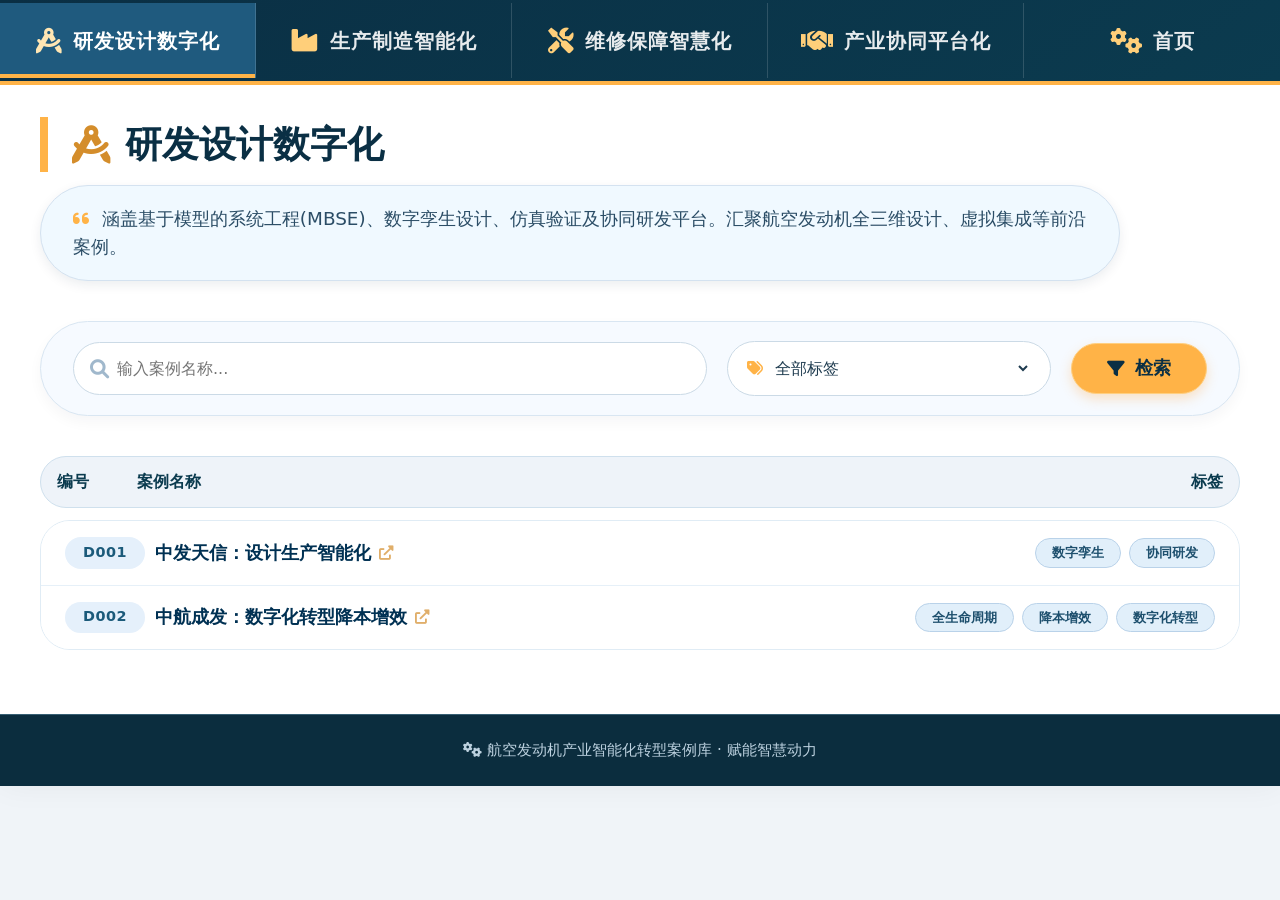
<file: yf.html>
<!DOCTYPE html>
<html lang="zh-CN">
<head>
    <meta charset="UTF-8">
    <meta name="viewport" content="width=device-width, initial-scale=1.0, user-scalable=yes">
    <title>研发设计数字化 · 航发智库</title>
    <!-- Font Awesome 图标库 -->
    <link rel="stylesheet" href="https://cdnjs.cloudflare.com/ajax/libs/font-awesome/6.0.0-beta3/css/all.min.css">
    <style>
        /* ========== 全局样式 (继承首页风格) ========== */
        * {
            margin: 0;
            padding: 0;
            box-sizing: border-box;
            font-family: 'Segoe UI', Roboto, system-ui, -apple-system, sans-serif;
        }

        body {
            background-color: #f0f4f8;
            color: #1e2b3a;
            line-height: 1.5;
        }

        .wrapper {
            max-width: 1400px;
            margin: 0 auto;
            background-color: white;
            box-shadow: 0 0 30px rgba(0,0,0,0.05);
        }

        /* ----- 顶部四大板块导航栏 (完全复用首页) ----- */
        .nav-four {
            display: flex;
            flex-wrap: wrap;
            background: linear-gradient(145deg, #0a2f44, #0b3b4f);
            color: white;
            padding: 0.2rem 0;
            border-bottom: 4px solid #ffb347;
        }

        .nav-item {
            flex: 1 1 200px;
            text-align: center;
            padding: 1.4rem 0.5rem;
            font-size: 1.25rem;
            font-weight: 600;
            letter-spacing: 1px;
            text-transform: uppercase;
            color: rgba(255, 255, 255, 0.9);
            transition: all 0.2s ease;
            cursor: pointer;
            border-right: 1px solid rgba(255,255,255,0.15);
            text-decoration: none;
            display: flex;
            align-items: center;
            justify-content: center;
            gap: 10px;
        }

        .nav-item:last-child { border-right: none; }
        .nav-item i {
            font-size: 1.6rem;
            color: #ffcf7a;
            transition: transform 0.2s;
        }
        .nav-item:hover {
            background-color: #1f5a7e;
            color: white;
            box-shadow: inset 0 -4px 0 #ffb347;
        }
        .nav-item:hover i {
            transform: scale(1.1);
            color: #ffe6b3;
        }
        /* 当前模块高亮 (用于子页面标识) */
        .nav-item.active {
            background-color: #1f5a7e;
            box-shadow: inset 0 -4px 0 #ffb347;
            color: white;
        }
        .nav-item.active i { color: #ffe6b3; }

        @media (max-width: 700px) {
            .nav-item {
                font-size: 1rem;
                padding: 1rem 0.2rem;
                flex-basis: 50%;
            }
            .nav-item i { font-size: 1.3rem; }
        }

        /* ----- 子页面内容区域 (取代首页轮播和双栏) ----- */
        .subpage-container {
            padding: 2rem 2.5rem;
            background-color: #ffffff;
            min-height: 500px;
        }

        /* 模块标题 + 简介 */
        .module-header {
            margin-bottom: 2.5rem;
        }
        .module-title {
            font-size: 2.3rem;
            font-weight: 700;
            color: #0a2f44;
            display: flex;
            align-items: center;
            gap: 15px;
            border-left: 8px solid #ffb347;
            padding-left: 1.5rem;
            margin-bottom: 0.8rem;
        }
        .module-title i {
            color: #d48d2b;
            font-size: 2.4rem;
        }
        .module-intro {
            font-size: 1.15rem;
            color: #2b4d66;
            background: #f0f9ff;
            padding: 1.2rem 2rem;
            border-radius: 50px;
            box-shadow: 0 4px 12px rgba(0,40,60,0.08);
            border: 1px solid #d4e2f0;
            max-width: 90%;
        }

        /* 检索栏 */
        .search-bar {
            display: flex;
            flex-wrap: wrap;
            align-items: center;
            gap: 1.2rem;
            background: #f6faff;
            padding: 1.2rem 2rem;
            border-radius: 60px;
            margin: 2rem 0 2.5rem 0;
            border: 1px solid #d9e6f2;
            box-shadow: 0 6px 14px rgba(0,30,50,0.04);
        }
        .search-input-group {
            flex: 3 1 260px;
            display: flex;
            align-items: center;
            background: white;
            border-radius: 40px;
            border: 1px solid #cbdae6;
            padding: 0.4rem 1rem;
        }
        .search-input-group i {
            color: #a0b8cc;
            font-size: 1.2rem;
            margin-right: 8px;
        }
        .search-input-group input {
            width: 100%;
            border: none;
            padding: 0.6rem 0;
            font-size: 1rem;
            outline: none;
            background: transparent;
        }
        .tag-select-group {
            flex: 1 1 200px;
            display: flex;
            align-items: center;
            gap: 8px;
            background: white;
            border-radius: 40px;
            border: 1px solid #cbdae6;
            padding: 0.4rem 1.2rem;
        }
        .tag-select-group i {
            color: #ffb347;
        }
        .tag-select-group select {
            width: 100%;
            border: none;
            padding: 0.6rem 0;
            font-size: 1rem;
            background: transparent;
            outline: none;
            cursor: pointer;
            color: #1e3b4f;
            font-weight: 500;
        }
        .search-btn {
            background: #ffb347;
            border: none;
            border-radius: 50px;
            padding: 0.8rem 2.2rem;
            font-size: 1.1rem;
            font-weight: 600;
            color: #0a2f44;
            display: inline-flex;
            align-items: center;
            gap: 10px;
            cursor: pointer;
            transition: all 0.2s;
            box-shadow: 0 5px 12px rgba(255,170,70,0.3);
            border: 1px solid #ffcf80;
        }
        .search-btn:hover {
            background: #ffa01e;
            transform: scale(1.02);
            color: #000;
        }

        /* 案例列表 (仿文件列表风格) */
        .case-list-header {
            display: flex;
            padding: 0.8rem 1rem;
            background: #eef3f9;
            border-radius: 30px;
            margin: 1.5rem 0 0.8rem 0;
            font-weight: 600;
            color: #0b3b4f;
            border: 1px solid #cfe0ed;
        }
        .case-list {
            list-style: none;
            border: 1px solid #e0ecf5;
            border-radius: 30px;
            overflow: hidden;
            margin-bottom: 2rem;
        }
        .case-item {
            display: flex;
            flex-wrap: wrap;
            align-items: center;
            padding: 1rem 1.5rem;
            background: #ffffff;
            border-bottom: 1px solid #e6f0f8;
            transition: background 0.1s;
            gap: 10px;
        }
        .case-item:last-child { border-bottom: none; }
        .case-item:hover {
            background: #f2f9ff;
        }

        .case-id {
            width: 80px;
            font-weight: 700;
            color: #1b5a7a;
            background: #e5f0fb;
            border-radius: 30px;
            padding: 0.3rem 0;
            text-align: center;
            font-size: 0.9rem;
            letter-spacing: 0.5px;
            flex-shrink: 0;
        }
        .case-link {
            flex: 2 1 250px;
            font-weight: 600;
            font-size: 1.15rem;
            color: #003153;
            text-decoration: none;
            display: flex;
            align-items: center;
            gap: 8px;
        }
        .case-link i {
            color: #d48d2b;
            font-size: 0.9rem;
            opacity: 0.7;
        }
        .case-link:hover {
            color: #b25600;
            text-decoration: underline;
        }
        .case-tags {
            flex: 1 1 200px;
            display: flex;
            flex-wrap: wrap;
            gap: 8px;
            justify-content: flex-end;
        }
        .tag-badge {
            background: #e1effa;
            color: #1e506e;
            border-radius: 30px;
            padding: 0.25rem 1rem;
            font-size: 0.8rem;
            font-weight: 600;
            border: 1px solid #b9d2e9;
            white-space: nowrap;
        }

        /* 分页控件 */
        .pagination {
            display: flex;
            flex-wrap: wrap;
            justify-content: center;
            align-items: center;
            gap: 10px;
            margin-top: 2rem;
        }
        .page-btn {
            background: white;
            border: 1px solid #c0d4e5;
            color: #1d4f73;
            width: 42px;
            height: 42px;
            border-radius: 50%;
            display: flex;
            align-items: center;
            justify-content: center;
            font-weight: 600;
            cursor: pointer;
            transition: all 0.2s;
        }
        .page-btn:hover:not(.disabled) {
            background: #ffb347;
            border-color: #ffb347;
            color: #0a2f44;
        }
        .page-btn.active-page {
            background: #0b3b4f;
            border-color: #0b3b4f;
            color: white;
        }
        .page-btn.disabled {
            opacity: 0.4;
            cursor: not-allowed;
            pointer-events: none;
        }
        .page-arrow {
            width: 42px;
            height: 42px;
            border-radius: 50%;
            background: white;
            border: 1px solid #c0d4e5;
            display: flex;
            align-items: center;
            justify-content: center;
            cursor: pointer;
            transition: all 0.2s;
        }
        .page-arrow:hover:not(.disabled) {
            background: #ffb347;
        }
        .page-info {
            margin: 0 15px;
            color: #2b5b7c;
            font-weight: 500;
        }

        .footer-note {
            background-color: #0b2d3e;
            color: #bcd1df;
            text-align: center;
            padding: 1.5rem;
            font-size: 0.95rem;
            border-top: 1px solid #375f73;
        }
        a { text-decoration: none; }
    </style>
</head>
<body>
<div class="wrapper">
    <!-- 四大导航 (当前模块高亮) -->
    <div class="nav-four">
        <a href="yf.html" class="nav-item active"><i class="fas fa-drafting-compass"></i> 研发设计数字化</a>
        <a href="zz.html" class="nav-item"><i class="fas fa-industry"></i> 生产制造智能化</a>
        <a href="wx.html" class="nav-item"><i class="fas fa-tools"></i> 维修保障智慧化</a>
        <a href="cy.html" class="nav-item"><i class="fas fa-handshake"></i> 产业协同平台化</a>
        <a href="index.html" class="nav-item"><i class="fas fa-cogs"></i> 首页</a>
    </div>

    <!-- 子页面内容区域 (研发设计数字化) -->
    <div class="subpage-container">
        <!-- 模块标题 + 简介 -->
        <div class="module-header">
            <div class="module-title">
                <i class="fas fa-drafting-compass"></i> 研发设计数字化
            </div>
            <div class="module-intro">
                <i class="fas fa-quote-left" style="margin-right: 6px; color:#ffb347;"></i> 
                涵盖基于模型的系统工程(MBSE)、数字孪生设计、仿真验证及协同研发平台。汇聚航空发动机全三维设计、虚拟集成等前沿案例。
            </div>
        </div>

        <!-- 检索栏 -->
        <div class="search-bar">
            <div class="search-input-group">
                <i class="fas fa-search"></i>
                <input type="text" id="searchInput" placeholder="输入案例名称...">
            </div>
            <div class="tag-select-group">
                <i class="fas fa-tags"></i>
                <select id="tagSelect">
                    <option value="all">全部标签</option>
                    <!-- 由JS动态生成其余选项 -->
                </select>
            </div>
            <button class="search-btn" id="searchBtn"><i class="fas fa-filter"></i> 检索</button>
        </div>

        <!-- 案例列表头部 (装饰) -->
        <div class="case-list-header">
            <span style="width:80px;">编号</span>
            <span style="flex:2 1 250px;">案例名称</span>
            <span style="flex:1 1 200px; text-align:right;">标签</span>
        </div>

        <!-- 案例列表容器 -->
        <div id="caseListContainer" class="case-list">
            <!-- 由JS动态渲染 -->
        </div>

        <!-- 分页控件 -->
        <div class="pagination" id="paginationControls">
            <!-- 动态生成 -->
        </div>
    </div>

    <!-- 页脚 -->
    <div class="footer-note">
        <i class="fas fa-cogs"></i> 航空发动机产业智能化转型案例库 · 赋能智慧动力
    </div>
</div>

<script>
    (function() {
        // ---------- 研发设计数字化 模拟数据集 ----------
        const allCases = [
            { id: 'D001', name: '中发天信：设计生产智能化', tags: ['数字孪生', '协同研发'], url: 'D001.html' },
            { id: 'D002', name: '中航成发：数字化转型降本增效', tags: ['全生命周期', '降本增效','数字化转型'], url: 'D002.html' }
        ];

        // 当前过滤+分页状态
        let currentFiltered = [...allCases];
        let currentPage = 1;
        const pageSize = 10;

        // DOM 元素
        const searchInput = document.getElementById('searchInput');
        const tagSelect = document.getElementById('tagSelect');
        const searchBtn = document.getElementById('searchBtn');
        const caseListContainer = document.getElementById('caseListContainer');
        const paginationControls = document.getElementById('paginationControls');

        // 提取所有唯一标签，并填充下拉框
        function initTagOptions() {
            const tagSet = new Set();
            allCases.forEach(c => c.tags.forEach(t => tagSet.add(t)));
            const sortedTags = Array.from(tagSet).sort();
            sortedTags.forEach(tag => {
                const option = document.createElement('option');
                option.value = tag;
                option.textContent = tag;
                tagSelect.appendChild(option);
            });
        }

        // 过滤函数 (基于搜索文本和选中标签)
        function filterCases() {
            const searchTerm = searchInput.value.trim().toLowerCase();
            const selectedTag = tagSelect.value;

            currentFiltered = allCases.filter(c => {
                // 名称匹配
                const matchName = c.name.toLowerCase().includes(searchTerm);
                if (!matchName) return false;
                // 标签匹配
                if (selectedTag !== 'all' && !c.tags.includes(selectedTag)) return false;
                return true;
            });

            currentPage = 1; // 重置到第一页
            renderCaseList();
            renderPagination();
        }

        // 渲染当前页案例
        function renderCaseList() {
            const start = (currentPage - 1) * pageSize;
            const end = start + pageSize;
            const pageCases = currentFiltered.slice(start, end);

            if (pageCases.length === 0) {
                caseListContainer.innerHTML = `<div style="text-align:center; padding:3rem; color:#6f8da0;">暂无匹配案例</div>`;
                return;
            }

            let html = '';
            pageCases.forEach(c => {
                const tagsHtml = c.tags.map(t => `<span class="tag-badge">${t}</span>`).join('');
                html += `
                    <li class="case-item">
                        <span class="case-id">${c.id}</span>
                        <a href="${c.url}" class="case-link" target="_blank">${c.name} <i class="fas fa-external-link-alt"></i></a>
                        <span class="case-tags">${tagsHtml}</span>
                    </li>
                `;
            });
            caseListContainer.innerHTML = html;

            // 给所有案例链接添加演示弹窗 (阻止实际跳转)
            
        }

        // 渲染分页控件
        function renderPagination() {
            const totalPages = Math.ceil(currentFiltered.length / pageSize);
            if (totalPages <= 1) {
                paginationControls.innerHTML = ''; // 只有一页或0页不显示分页
                return;
            }

            let html = '';
            // 上一页
            html += `<span class="page-arrow ${currentPage === 1 ? 'disabled' : ''}" id="prevPage"><i class="fas fa-chevron-left"></i></span>`;

            // 页码 (最多显示5个，简化直接显示所有)
            for (let i = 1; i <= totalPages; i++) {
                html += `<span class="page-btn ${i === currentPage ? 'active-page' : ''}" data-page="${i}">${i}</span>`;
            }

            // 下一页
            html += `<span class="page-arrow ${currentPage === totalPages ? 'disabled' : ''}" id="nextPage"><i class="fas fa-chevron-right"></i></span>`;

            // 附加信息
            html += `<span class="page-info">共 ${currentFiltered.length} 条记录</span>`;

            paginationControls.innerHTML = html;

            // 绑定页码点击
            document.querySelectorAll('.page-btn').forEach(btn => {
                btn.addEventListener('click', (e) => {
                    const page = parseInt(e.currentTarget.dataset.page);
                    if (page !== currentPage) {
                        currentPage = page;
                        renderCaseList();
                        renderPagination();
                    }
                });
            });

            // 上一页/下一页
            const prevBtn = document.getElementById('prevPage');
            const nextBtn = document.getElementById('nextPage');
            if (prevBtn && currentPage > 1) {
                prevBtn.addEventListener('click', () => {
                    currentPage--;
                    renderCaseList();
                    renderPagination();
                });
            }
            if (nextBtn && currentPage < totalPages) {
                nextBtn.addEventListener('click', () => {
                    currentPage++;
                    renderCaseList();
                    renderPagination();
                });
            }
        }

        // 初始化: 标签下拉 + 渲染全部
        initTagOptions();
        filterCases(); // 首次渲染

        // 绑定检索按钮和输入框回车
        searchBtn.addEventListener('click', filterCases);
        searchInput.addEventListener('keypress', (e) => {
            if (e.key === 'Enter') filterCases();
        });
        tagSelect.addEventListener('change', filterCases);
    })();
</script>
<!-- 说明：其他三个子页面（生产制造智能化、维修保障智慧化、产业协同平台化）结构与本页完全一致，
     只需修改：1.导航栏对应的 active 项； 2. module-title 的文字和图标； 3. module-intro 的简介；
     4. allCases 数据数组（案例编号/名称/标签/链接）。可将此文件另存为 rd.html，
     并参照以下核心变化创建 mf.html, maint.html, sync.html -->
</body>
</html>
</file>
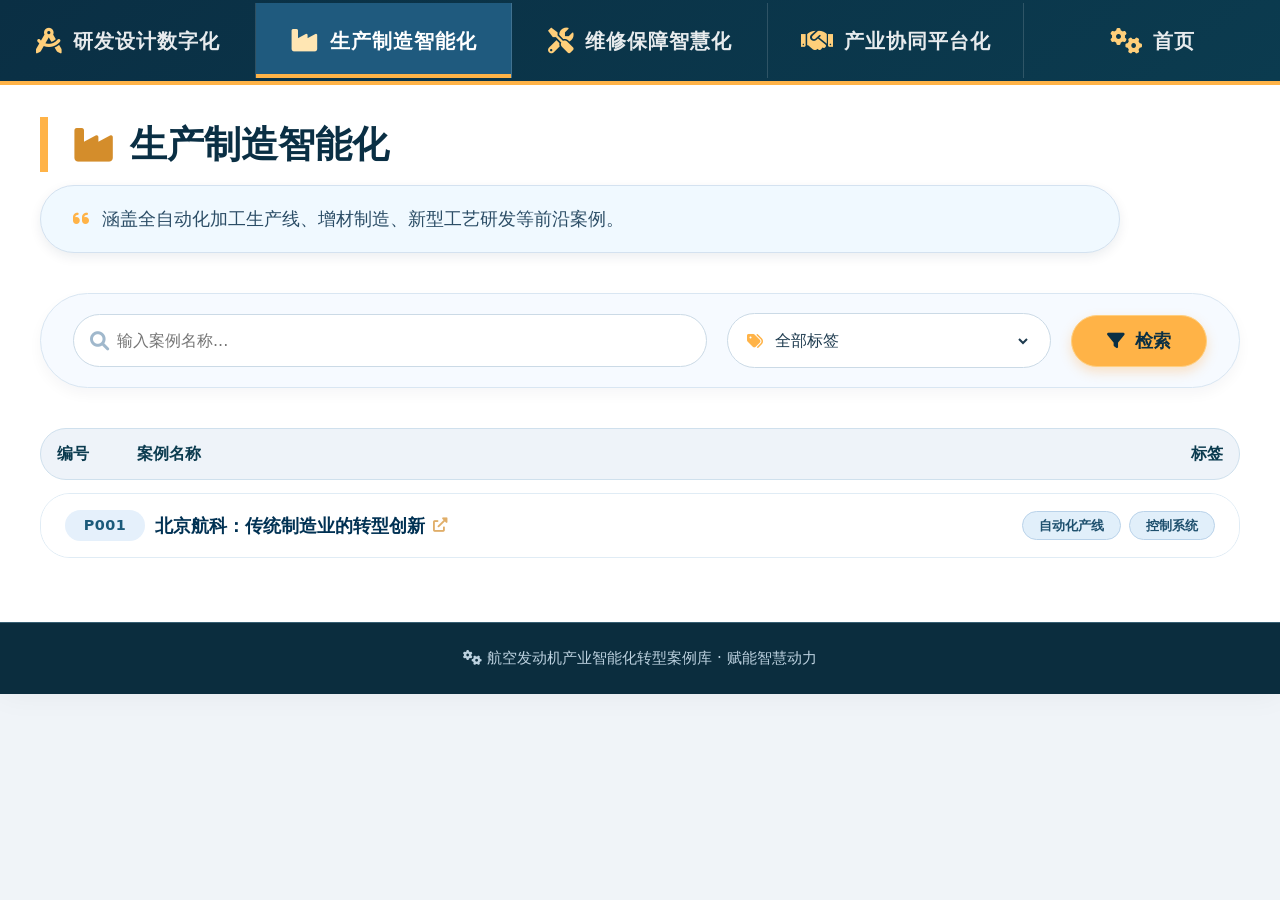
<file: zz.html>
<!DOCTYPE html>
<html lang="zh-CN">
<head>
    <meta charset="UTF-8">
    <meta name="viewport" content="width=device-width, initial-scale=1.0, user-scalable=yes">
    <title>研发设计数字化 · 航发智库</title>
    <!-- Font Awesome 图标库 -->
    <link rel="stylesheet" href="https://cdnjs.cloudflare.com/ajax/libs/font-awesome/6.0.0-beta3/css/all.min.css">
    <style>
        /* ========== 全局样式 (继承首页风格) ========== */
        * {
            margin: 0;
            padding: 0;
            box-sizing: border-box;
            font-family: 'Segoe UI', Roboto, system-ui, -apple-system, sans-serif;
        }

        body {
            background-color: #f0f4f8;
            color: #1e2b3a;
            line-height: 1.5;
        }

        .wrapper {
            max-width: 1400px;
            margin: 0 auto;
            background-color: white;
            box-shadow: 0 0 30px rgba(0,0,0,0.05);
        }

        /* ----- 顶部四大板块导航栏 (完全复用首页) ----- */
        .nav-four {
            display: flex;
            flex-wrap: wrap;
            background: linear-gradient(145deg, #0a2f44, #0b3b4f);
            color: white;
            padding: 0.2rem 0;
            border-bottom: 4px solid #ffb347;
        }

        .nav-item {
            flex: 1 1 200px;
            text-align: center;
            padding: 1.4rem 0.5rem;
            font-size: 1.25rem;
            font-weight: 600;
            letter-spacing: 1px;
            text-transform: uppercase;
            color: rgba(255, 255, 255, 0.9);
            transition: all 0.2s ease;
            cursor: pointer;
            border-right: 1px solid rgba(255,255,255,0.15);
            text-decoration: none;
            display: flex;
            align-items: center;
            justify-content: center;
            gap: 10px;
        }

        .nav-item:last-child { border-right: none; }
        .nav-item i {
            font-size: 1.6rem;
            color: #ffcf7a;
            transition: transform 0.2s;
        }
        .nav-item:hover {
            background-color: #1f5a7e;
            color: white;
            box-shadow: inset 0 -4px 0 #ffb347;
        }
        .nav-item:hover i {
            transform: scale(1.1);
            color: #ffe6b3;
        }
        /* 当前模块高亮 (用于子页面标识) */
        .nav-item.active {
            background-color: #1f5a7e;
            box-shadow: inset 0 -4px 0 #ffb347;
            color: white;
        }
        .nav-item.active i { color: #ffe6b3; }

        @media (max-width: 700px) {
            .nav-item {
                font-size: 1rem;
                padding: 1rem 0.2rem;
                flex-basis: 50%;
            }
            .nav-item i { font-size: 1.3rem; }
        }

        /* ----- 子页面内容区域 (取代首页轮播和双栏) ----- */
        .subpage-container {
            padding: 2rem 2.5rem;
            background-color: #ffffff;
            min-height: 500px;
        }

        /* 模块标题 + 简介 */
        .module-header {
            margin-bottom: 2.5rem;
        }
        .module-title {
            font-size: 2.3rem;
            font-weight: 700;
            color: #0a2f44;
            display: flex;
            align-items: center;
            gap: 15px;
            border-left: 8px solid #ffb347;
            padding-left: 1.5rem;
            margin-bottom: 0.8rem;
        }
        .module-title i {
            color: #d48d2b;
            font-size: 2.4rem;
        }
        .module-intro {
            font-size: 1.15rem;
            color: #2b4d66;
            background: #f0f9ff;
            padding: 1.2rem 2rem;
            border-radius: 50px;
            box-shadow: 0 4px 12px rgba(0,40,60,0.08);
            border: 1px solid #d4e2f0;
            max-width: 90%;
        }

        /* 检索栏 */
        .search-bar {
            display: flex;
            flex-wrap: wrap;
            align-items: center;
            gap: 1.2rem;
            background: #f6faff;
            padding: 1.2rem 2rem;
            border-radius: 60px;
            margin: 2rem 0 2.5rem 0;
            border: 1px solid #d9e6f2;
            box-shadow: 0 6px 14px rgba(0,30,50,0.04);
        }
        .search-input-group {
            flex: 3 1 260px;
            display: flex;
            align-items: center;
            background: white;
            border-radius: 40px;
            border: 1px solid #cbdae6;
            padding: 0.4rem 1rem;
        }
        .search-input-group i {
            color: #a0b8cc;
            font-size: 1.2rem;
            margin-right: 8px;
        }
        .search-input-group input {
            width: 100%;
            border: none;
            padding: 0.6rem 0;
            font-size: 1rem;
            outline: none;
            background: transparent;
        }
        .tag-select-group {
            flex: 1 1 200px;
            display: flex;
            align-items: center;
            gap: 8px;
            background: white;
            border-radius: 40px;
            border: 1px solid #cbdae6;
            padding: 0.4rem 1.2rem;
        }
        .tag-select-group i {
            color: #ffb347;
        }
        .tag-select-group select {
            width: 100%;
            border: none;
            padding: 0.6rem 0;
            font-size: 1rem;
            background: transparent;
            outline: none;
            cursor: pointer;
            color: #1e3b4f;
            font-weight: 500;
        }
        .search-btn {
            background: #ffb347;
            border: none;
            border-radius: 50px;
            padding: 0.8rem 2.2rem;
            font-size: 1.1rem;
            font-weight: 600;
            color: #0a2f44;
            display: inline-flex;
            align-items: center;
            gap: 10px;
            cursor: pointer;
            transition: all 0.2s;
            box-shadow: 0 5px 12px rgba(255,170,70,0.3);
            border: 1px solid #ffcf80;
        }
        .search-btn:hover {
            background: #ffa01e;
            transform: scale(1.02);
            color: #000;
        }

        /* 案例列表 (仿文件列表风格) */
        .case-list-header {
            display: flex;
            padding: 0.8rem 1rem;
            background: #eef3f9;
            border-radius: 30px;
            margin: 1.5rem 0 0.8rem 0;
            font-weight: 600;
            color: #0b3b4f;
            border: 1px solid #cfe0ed;
        }
        .case-list {
            list-style: none;
            border: 1px solid #e0ecf5;
            border-radius: 30px;
            overflow: hidden;
            margin-bottom: 2rem;
        }
        .case-item {
            display: flex;
            flex-wrap: wrap;
            align-items: center;
            padding: 1rem 1.5rem;
            background: #ffffff;
            border-bottom: 1px solid #e6f0f8;
            transition: background 0.1s;
            gap: 10px;
        }
        .case-item:last-child { border-bottom: none; }
        .case-item:hover {
            background: #f2f9ff;
        }

        .case-id {
            width: 80px;
            font-weight: 700;
            color: #1b5a7a;
            background: #e5f0fb;
            border-radius: 30px;
            padding: 0.3rem 0;
            text-align: center;
            font-size: 0.9rem;
            letter-spacing: 0.5px;
            flex-shrink: 0;
        }
        .case-link {
            flex: 2 1 250px;
            font-weight: 600;
            font-size: 1.15rem;
            color: #003153;
            text-decoration: none;
            display: flex;
            align-items: center;
            gap: 8px;
        }
        .case-link i {
            color: #d48d2b;
            font-size: 0.9rem;
            opacity: 0.7;
        }
        .case-link:hover {
            color: #b25600;
            text-decoration: underline;
        }
        .case-tags {
            flex: 1 1 200px;
            display: flex;
            flex-wrap: wrap;
            gap: 8px;
            justify-content: flex-end;
        }
        .tag-badge {
            background: #e1effa;
            color: #1e506e;
            border-radius: 30px;
            padding: 0.25rem 1rem;
            font-size: 0.8rem;
            font-weight: 600;
            border: 1px solid #b9d2e9;
            white-space: nowrap;
        }

        /* 分页控件 */
        .pagination {
            display: flex;
            flex-wrap: wrap;
            justify-content: center;
            align-items: center;
            gap: 10px;
            margin-top: 2rem;
        }
        .page-btn {
            background: white;
            border: 1px solid #c0d4e5;
            color: #1d4f73;
            width: 42px;
            height: 42px;
            border-radius: 50%;
            display: flex;
            align-items: center;
            justify-content: center;
            font-weight: 600;
            cursor: pointer;
            transition: all 0.2s;
        }
        .page-btn:hover:not(.disabled) {
            background: #ffb347;
            border-color: #ffb347;
            color: #0a2f44;
        }
        .page-btn.active-page {
            background: #0b3b4f;
            border-color: #0b3b4f;
            color: white;
        }
        .page-btn.disabled {
            opacity: 0.4;
            cursor: not-allowed;
            pointer-events: none;
        }
        .page-arrow {
            width: 42px;
            height: 42px;
            border-radius: 50%;
            background: white;
            border: 1px solid #c0d4e5;
            display: flex;
            align-items: center;
            justify-content: center;
            cursor: pointer;
            transition: all 0.2s;
        }
        .page-arrow:hover:not(.disabled) {
            background: #ffb347;
        }
        .page-info {
            margin: 0 15px;
            color: #2b5b7c;
            font-weight: 500;
        }

        .footer-note {
            background-color: #0b2d3e;
            color: #bcd1df;
            text-align: center;
            padding: 1.5rem;
            font-size: 0.95rem;
            border-top: 1px solid #375f73;
        }
        a { text-decoration: none; }
    </style>
</head>
<body>
<div class="wrapper">
    <!-- 四大导航 (当前模块高亮) -->
    <div class="nav-four">
        <a href="yf.html" class="nav-item"><i class="fas fa-drafting-compass"></i> 研发设计数字化</a>
        <a href="zz.html" class="nav-item active"><i class="fas fa-industry"></i> 生产制造智能化</a>
        <a href="wx.html" class="nav-item"><i class="fas fa-tools"></i> 维修保障智慧化</a>
        <a href="cy.html" class="nav-item"><i class="fas fa-handshake"></i> 产业协同平台化</a>
        <a href="index.html" class="nav-item"><i class="fas fa-cogs"></i> 首页</a>
    </div>

    <!-- 子页面内容区域 (研发设计数字化) -->
    <div class="subpage-container">
        <!-- 模块标题 + 简介 -->
        <div class="module-header">
            <div class="module-title">
                <i class="fas fa-industry"></i> 生产制造智能化
            </div>
            <div class="module-intro">
                <i class="fas fa-quote-left" style="margin-right: 6px; color:#ffb347;"></i> 
                涵盖全自动化加工生产线、增材制造、新型工艺研发等前沿案例。
            </div>
        </div>

        <!-- 检索栏 -->
        <div class="search-bar">
            <div class="search-input-group">
                <i class="fas fa-search"></i>
                <input type="text" id="searchInput" placeholder="输入案例名称...">
            </div>
            <div class="tag-select-group">
                <i class="fas fa-tags"></i>
                <select id="tagSelect">
                    <option value="all">全部标签</option>
                    <!-- 由JS动态生成其余选项 -->
                </select>
            </div>
            <button class="search-btn" id="searchBtn"><i class="fas fa-filter"></i> 检索</button>
        </div>

        <!-- 案例列表头部 (装饰) -->
        <div class="case-list-header">
            <span style="width:80px;">编号</span>
            <span style="flex:2 1 250px;">案例名称</span>
            <span style="flex:1 1 200px; text-align:right;">标签</span>
        </div>

        <!-- 案例列表容器 -->
        <div id="caseListContainer" class="case-list">
            <!-- 由JS动态渲染 -->
        </div>

        <!-- 分页控件 -->
        <div class="pagination" id="paginationControls">
            <!-- 动态生成 -->
        </div>
    </div>

    <!-- 页脚 -->
    <div class="footer-note">
        <i class="fas fa-cogs"></i> 航空发动机产业智能化转型案例库 · 赋能智慧动力
    </div>
</div>

<script>
    (function() {
        // ---------- 研发设计数字化 模拟数据集 ----------
        const allCases = [
            { id: 'P001', name: '北京航科：传统制造业的转型创新', tags: ['自动化产线', '控制系统'], url: 'P001.html' }
        ];

        // 当前过滤+分页状态
        let currentFiltered = [...allCases];
        let currentPage = 1;
        const pageSize = 10;

        // DOM 元素
        const searchInput = document.getElementById('searchInput');
        const tagSelect = document.getElementById('tagSelect');
        const searchBtn = document.getElementById('searchBtn');
        const caseListContainer = document.getElementById('caseListContainer');
        const paginationControls = document.getElementById('paginationControls');

        // 提取所有唯一标签，并填充下拉框
        function initTagOptions() {
            const tagSet = new Set();
            allCases.forEach(c => c.tags.forEach(t => tagSet.add(t)));
            const sortedTags = Array.from(tagSet).sort();
            sortedTags.forEach(tag => {
                const option = document.createElement('option');
                option.value = tag;
                option.textContent = tag;
                tagSelect.appendChild(option);
            });
        }

        // 过滤函数 (基于搜索文本和选中标签)
        function filterCases() {
            const searchTerm = searchInput.value.trim().toLowerCase();
            const selectedTag = tagSelect.value;

            currentFiltered = allCases.filter(c => {
                // 名称匹配
                const matchName = c.name.toLowerCase().includes(searchTerm);
                if (!matchName) return false;
                // 标签匹配
                if (selectedTag !== 'all' && !c.tags.includes(selectedTag)) return false;
                return true;
            });

            currentPage = 1; // 重置到第一页
            renderCaseList();
            renderPagination();
        }

        // 渲染当前页案例
        function renderCaseList() {
            const start = (currentPage - 1) * pageSize;
            const end = start + pageSize;
            const pageCases = currentFiltered.slice(start, end);

            if (pageCases.length === 0) {
                caseListContainer.innerHTML = `<div style="text-align:center; padding:3rem; color:#6f8da0;">暂无匹配案例</div>`;
                return;
            }

            let html = '';
            pageCases.forEach(c => {
                const tagsHtml = c.tags.map(t => `<span class="tag-badge">${t}</span>`).join('');
                html += `
                    <li class="case-item">
                        <span class="case-id">${c.id}</span>
                        <a href="${c.url}" class="case-link" target="_blank">${c.name} <i class="fas fa-external-link-alt"></i></a>
                        <span class="case-tags">${tagsHtml}</span>
                    </li>
                `;
            });
            caseListContainer.innerHTML = html;

            // 给所有案例链接添加演示弹窗 (阻止实际跳转)
            
        }

        // 渲染分页控件
        function renderPagination() {
            const totalPages = Math.ceil(currentFiltered.length / pageSize);
            if (totalPages <= 1) {
                paginationControls.innerHTML = ''; // 只有一页或0页不显示分页
                return;
            }

            let html = '';
            // 上一页
            html += `<span class="page-arrow ${currentPage === 1 ? 'disabled' : ''}" id="prevPage"><i class="fas fa-chevron-left"></i></span>`;

            // 页码 (最多显示5个，简化直接显示所有)
            for (let i = 1; i <= totalPages; i++) {
                html += `<span class="page-btn ${i === currentPage ? 'active-page' : ''}" data-page="${i}">${i}</span>`;
            }

            // 下一页
            html += `<span class="page-arrow ${currentPage === totalPages ? 'disabled' : ''}" id="nextPage"><i class="fas fa-chevron-right"></i></span>`;

            // 附加信息
            html += `<span class="page-info">共 ${currentFiltered.length} 条记录</span>`;

            paginationControls.innerHTML = html;

            // 绑定页码点击
            document.querySelectorAll('.page-btn').forEach(btn => {
                btn.addEventListener('click', (e) => {
                    const page = parseInt(e.currentTarget.dataset.page);
                    if (page !== currentPage) {
                        currentPage = page;
                        renderCaseList();
                        renderPagination();
                    }
                });
            });

            // 上一页/下一页
            const prevBtn = document.getElementById('prevPage');
            const nextBtn = document.getElementById('nextPage');
            if (prevBtn && currentPage > 1) {
                prevBtn.addEventListener('click', () => {
                    currentPage--;
                    renderCaseList();
                    renderPagination();
                });
            }
            if (nextBtn && currentPage < totalPages) {
                nextBtn.addEventListener('click', () => {
                    currentPage++;
                    renderCaseList();
                    renderPagination();
                });
            }
        }

        // 初始化: 标签下拉 + 渲染全部
        initTagOptions();
        filterCases(); // 首次渲染

        // 绑定检索按钮和输入框回车
        searchBtn.addEventListener('click', filterCases);
        searchInput.addEventListener('keypress', (e) => {
            if (e.key === 'Enter') filterCases();
        });
        tagSelect.addEventListener('change', filterCases);
    })();
</script>
<!-- 说明：其他三个子页面（生产制造智能化、维修保障智慧化、产业协同平台化）结构与本页完全一致，
     只需修改：1.导航栏对应的 active 项； 2. module-title 的文字和图标； 3. module-intro 的简介；
     4. allCases 数据数组（案例编号/名称/标签/链接）。可将此文件另存为 rd.html，
     并参照以下核心变化创建 mf.html, maint.html, sync.html -->
</body>
</html>
</file>
